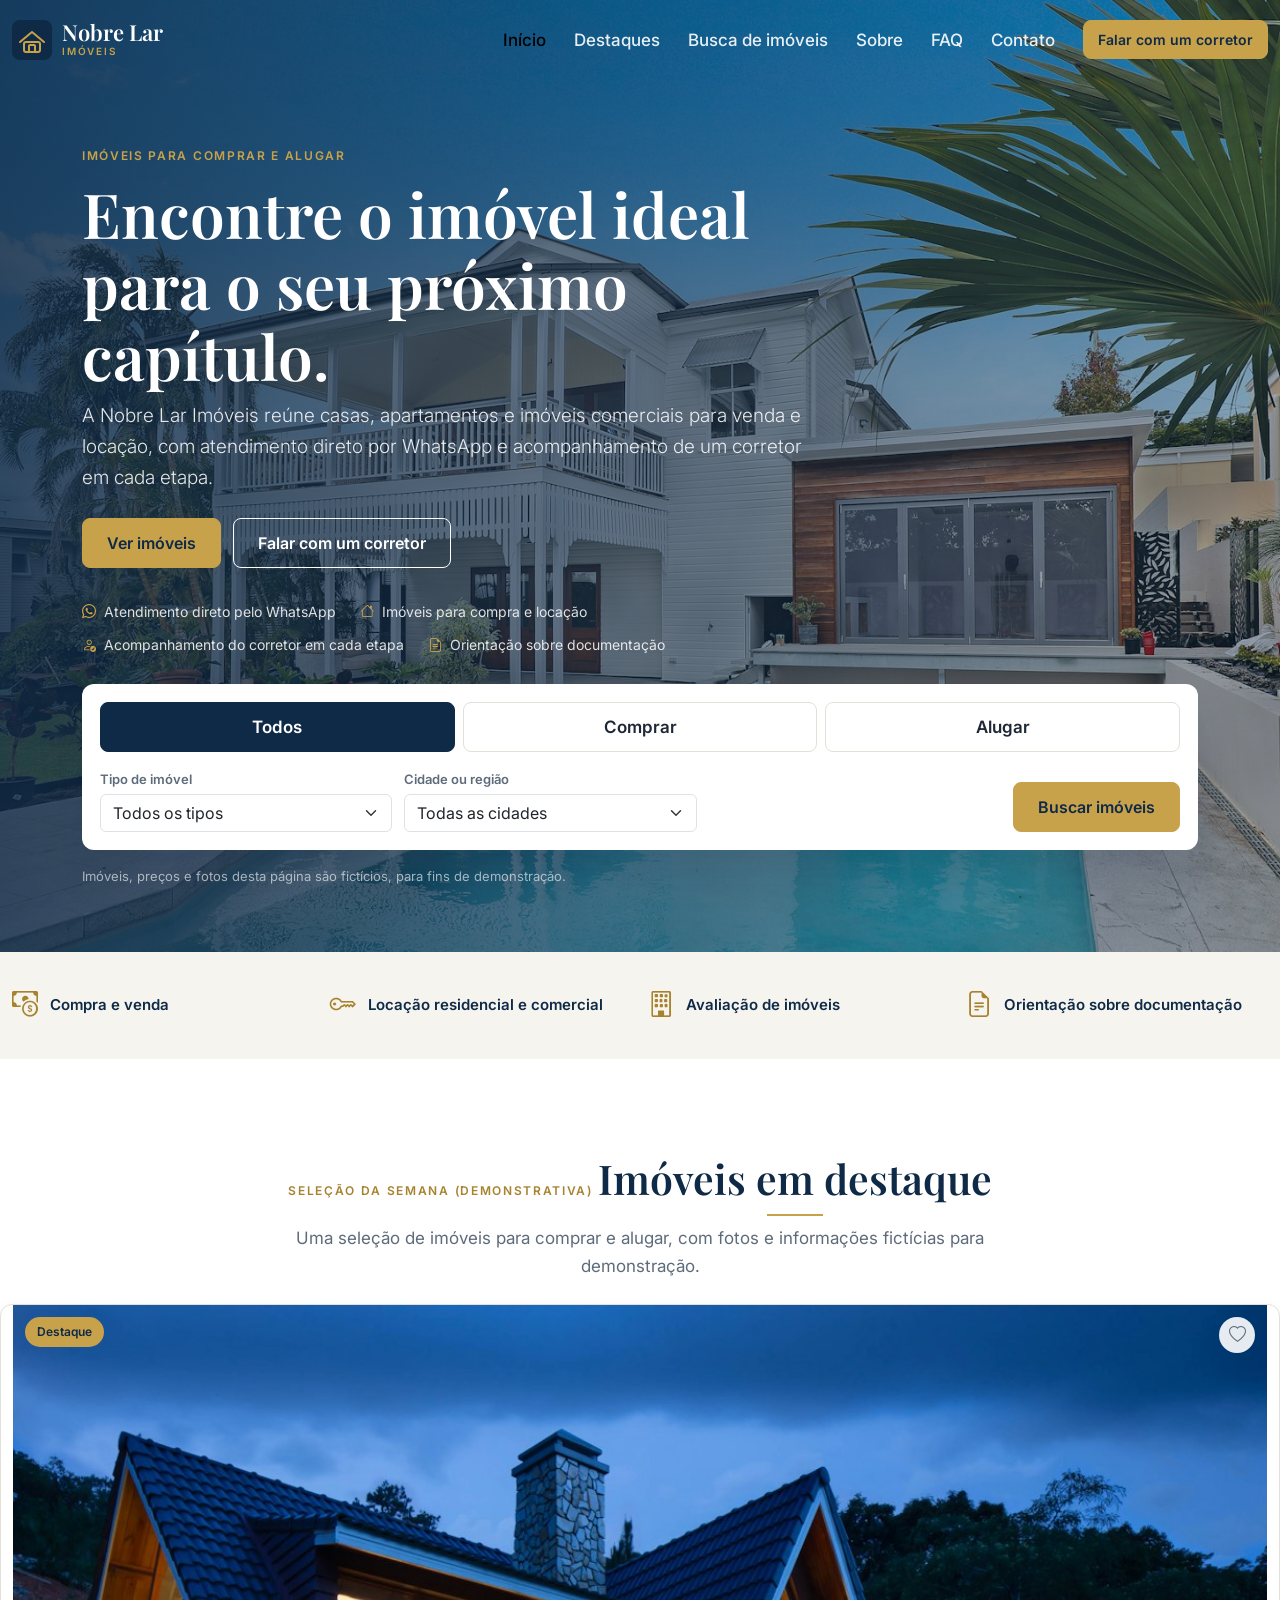
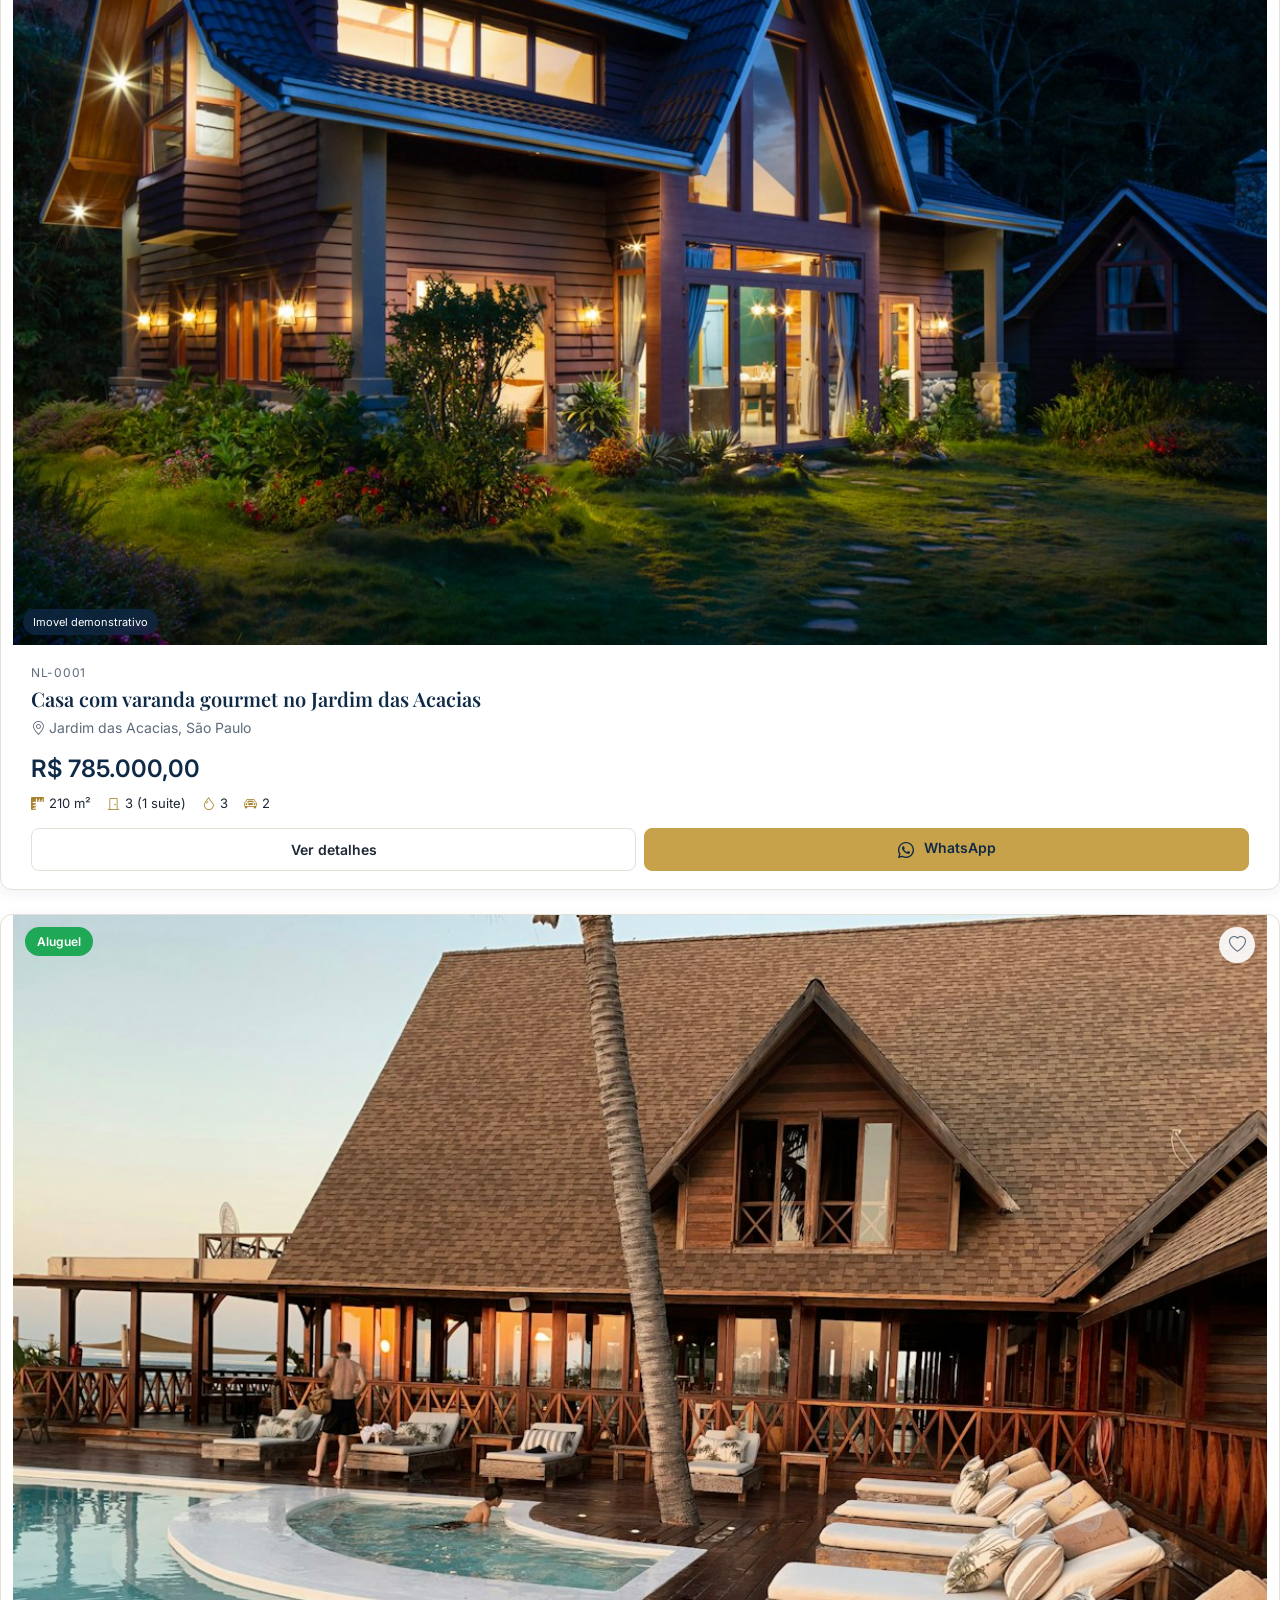
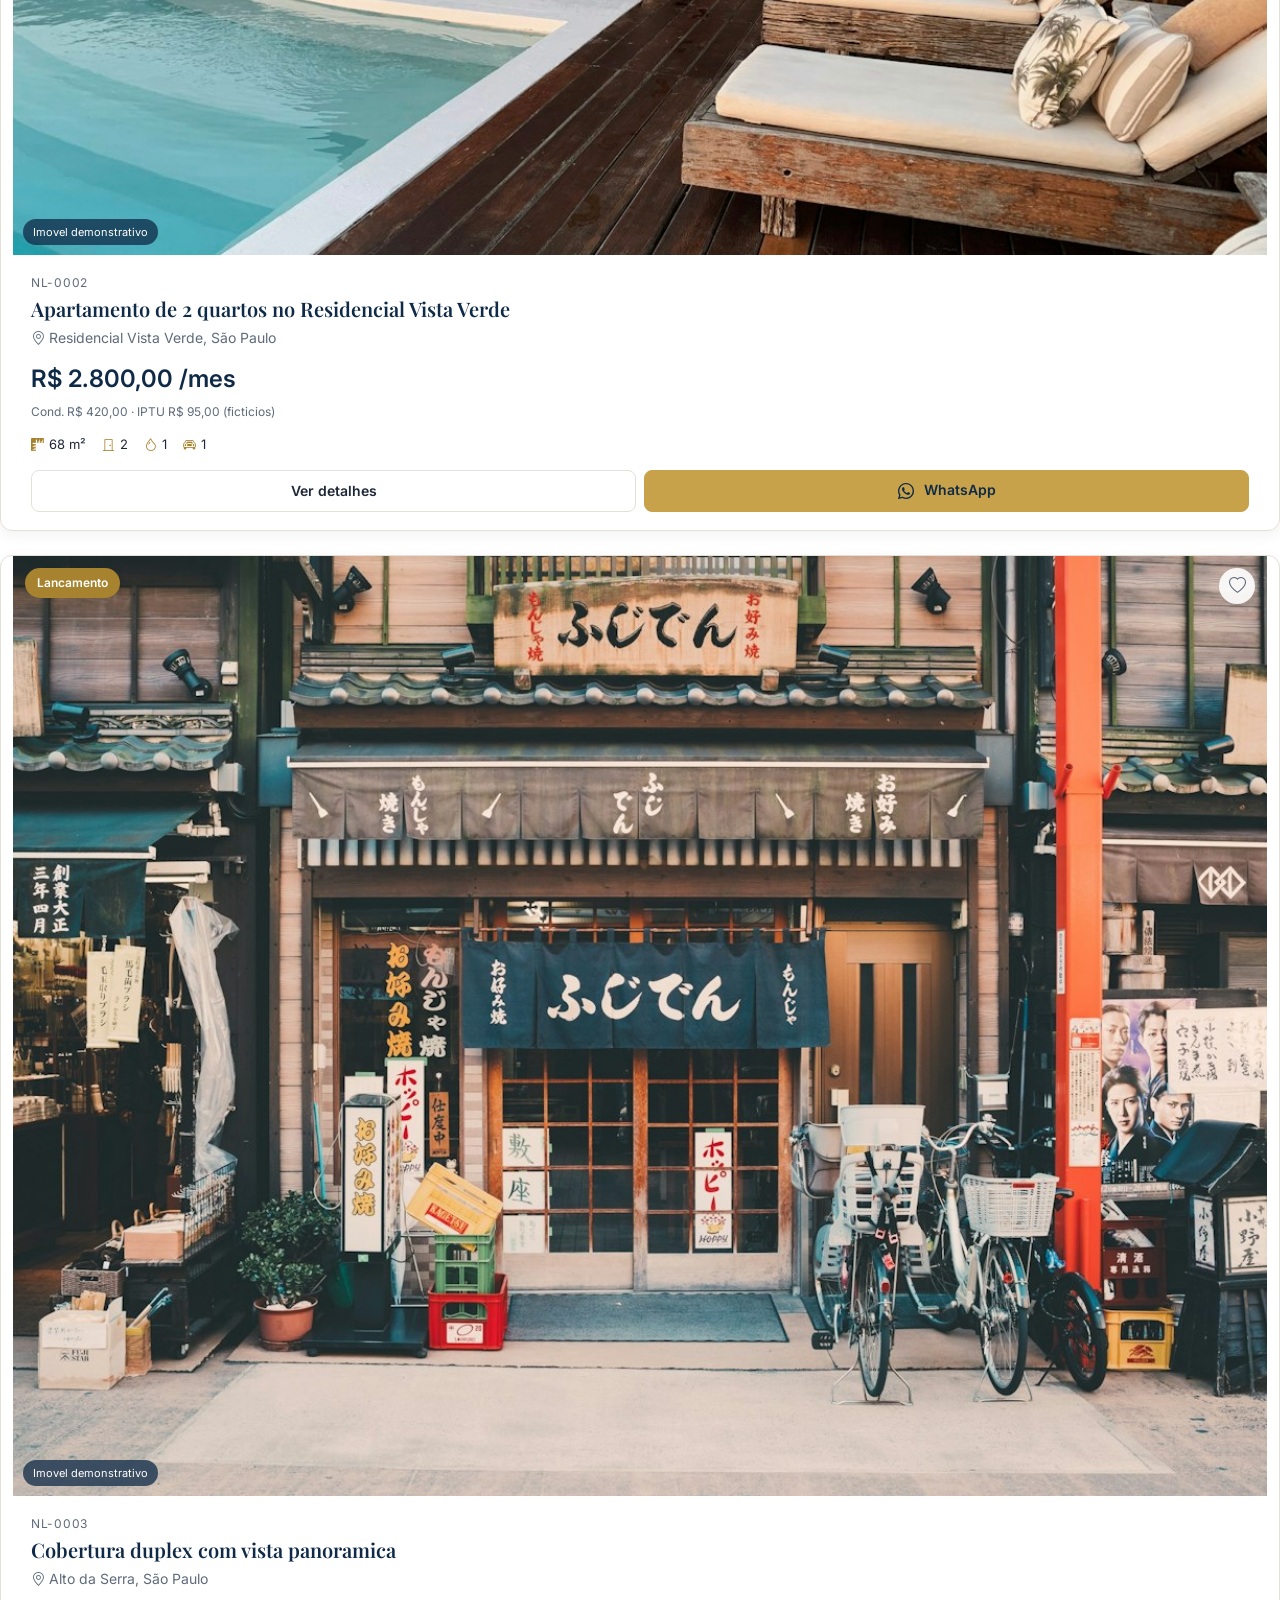
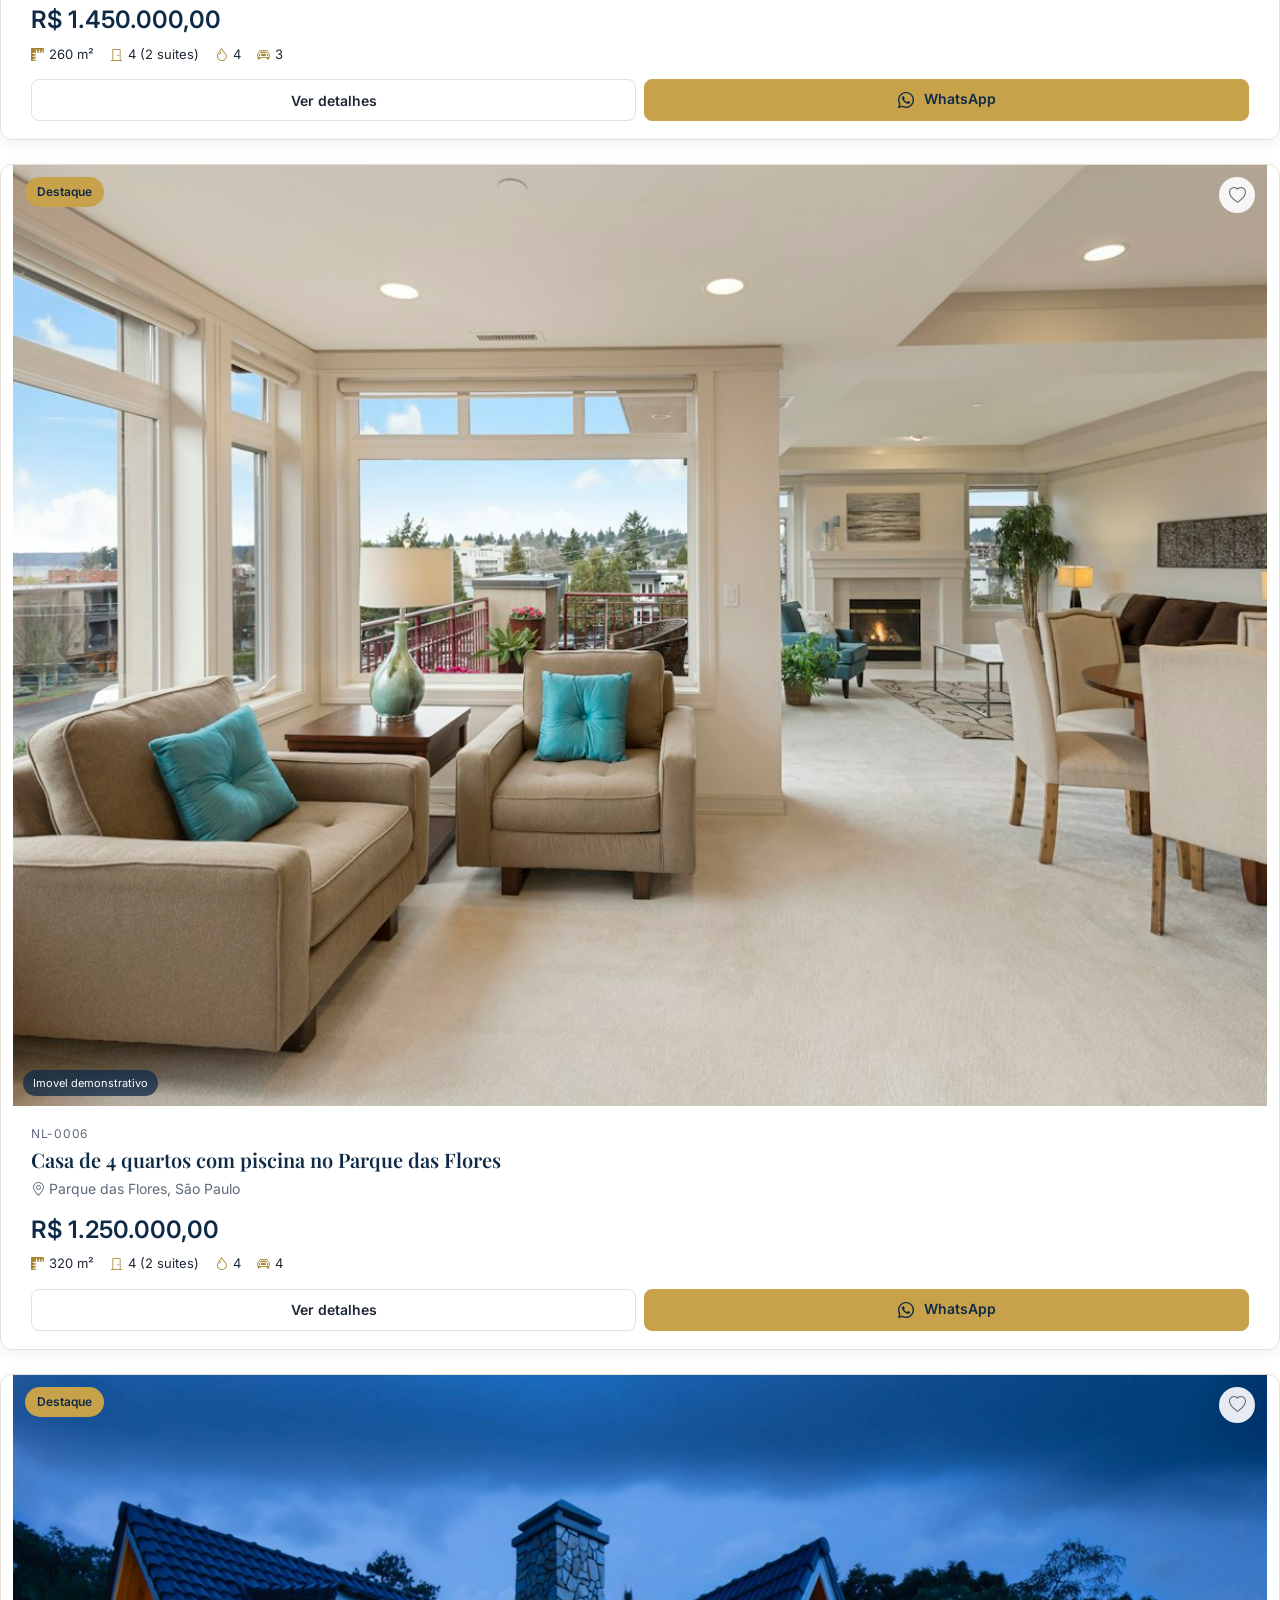
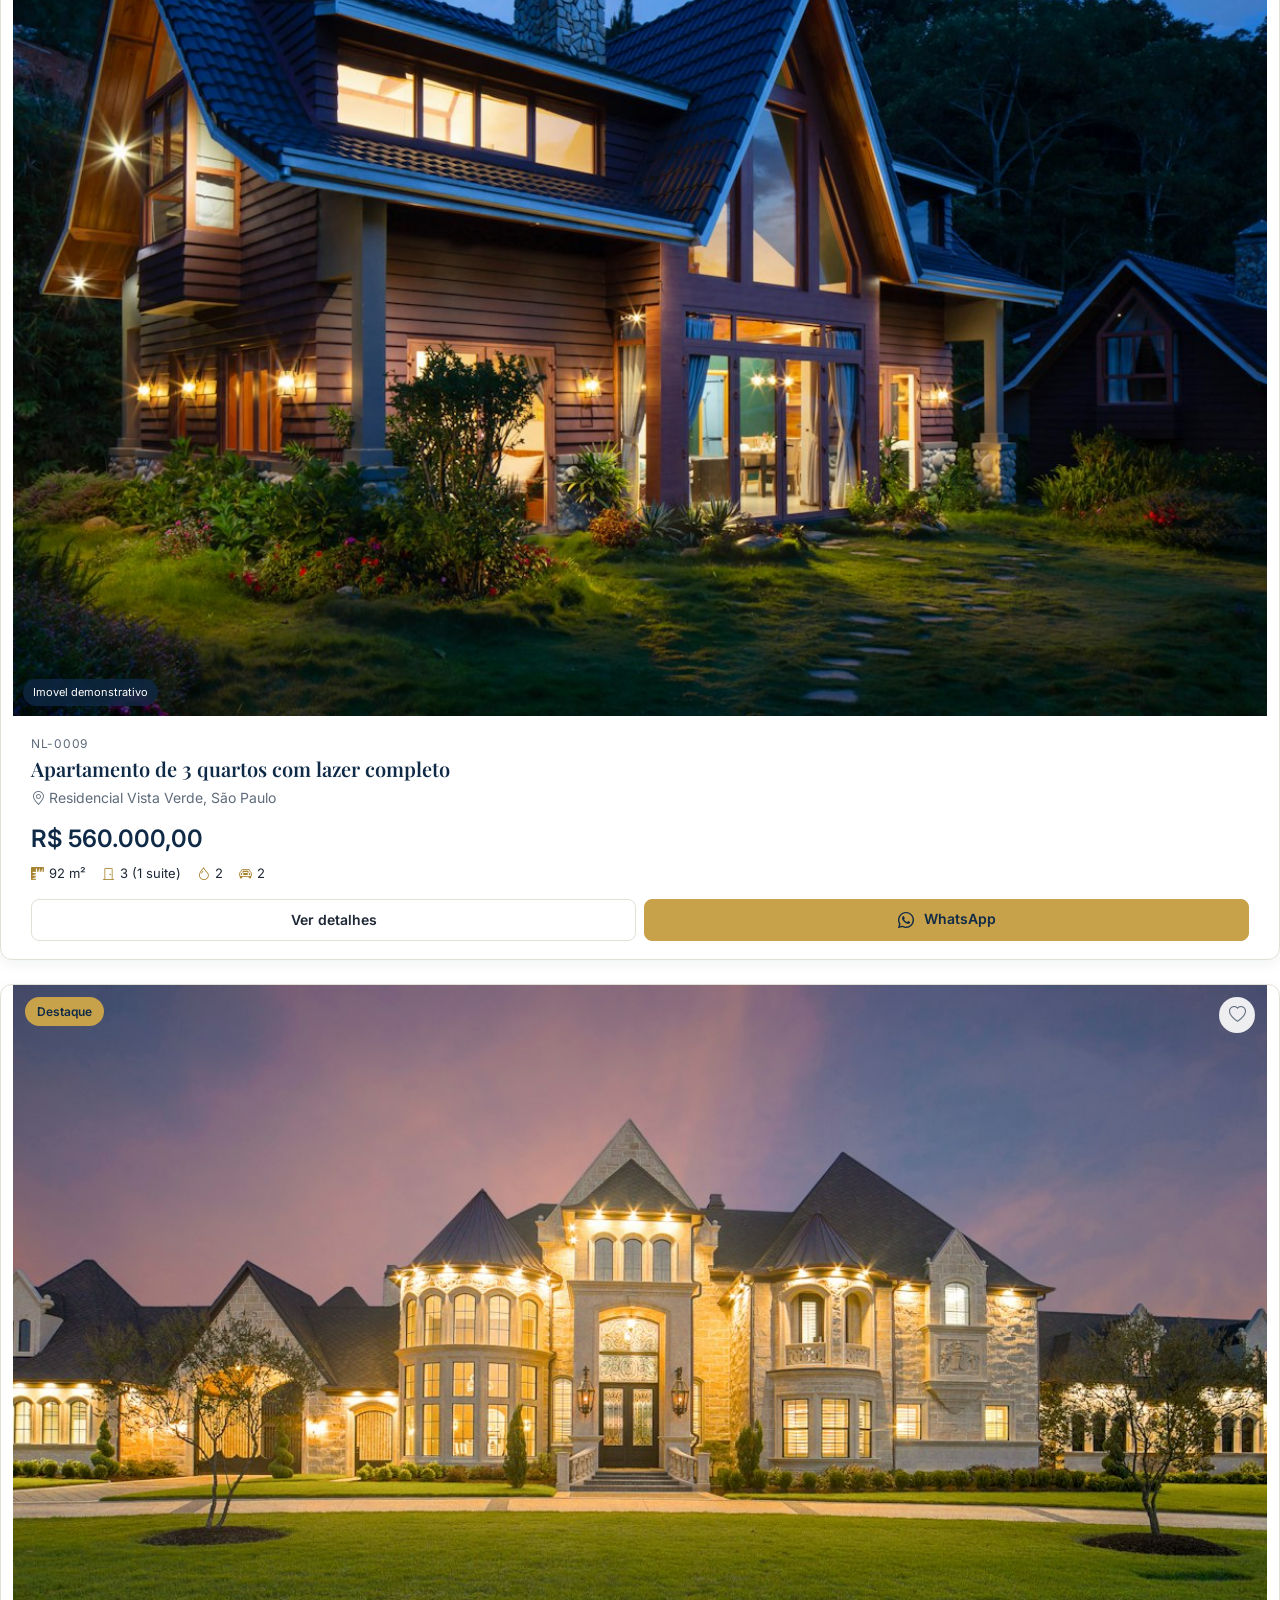
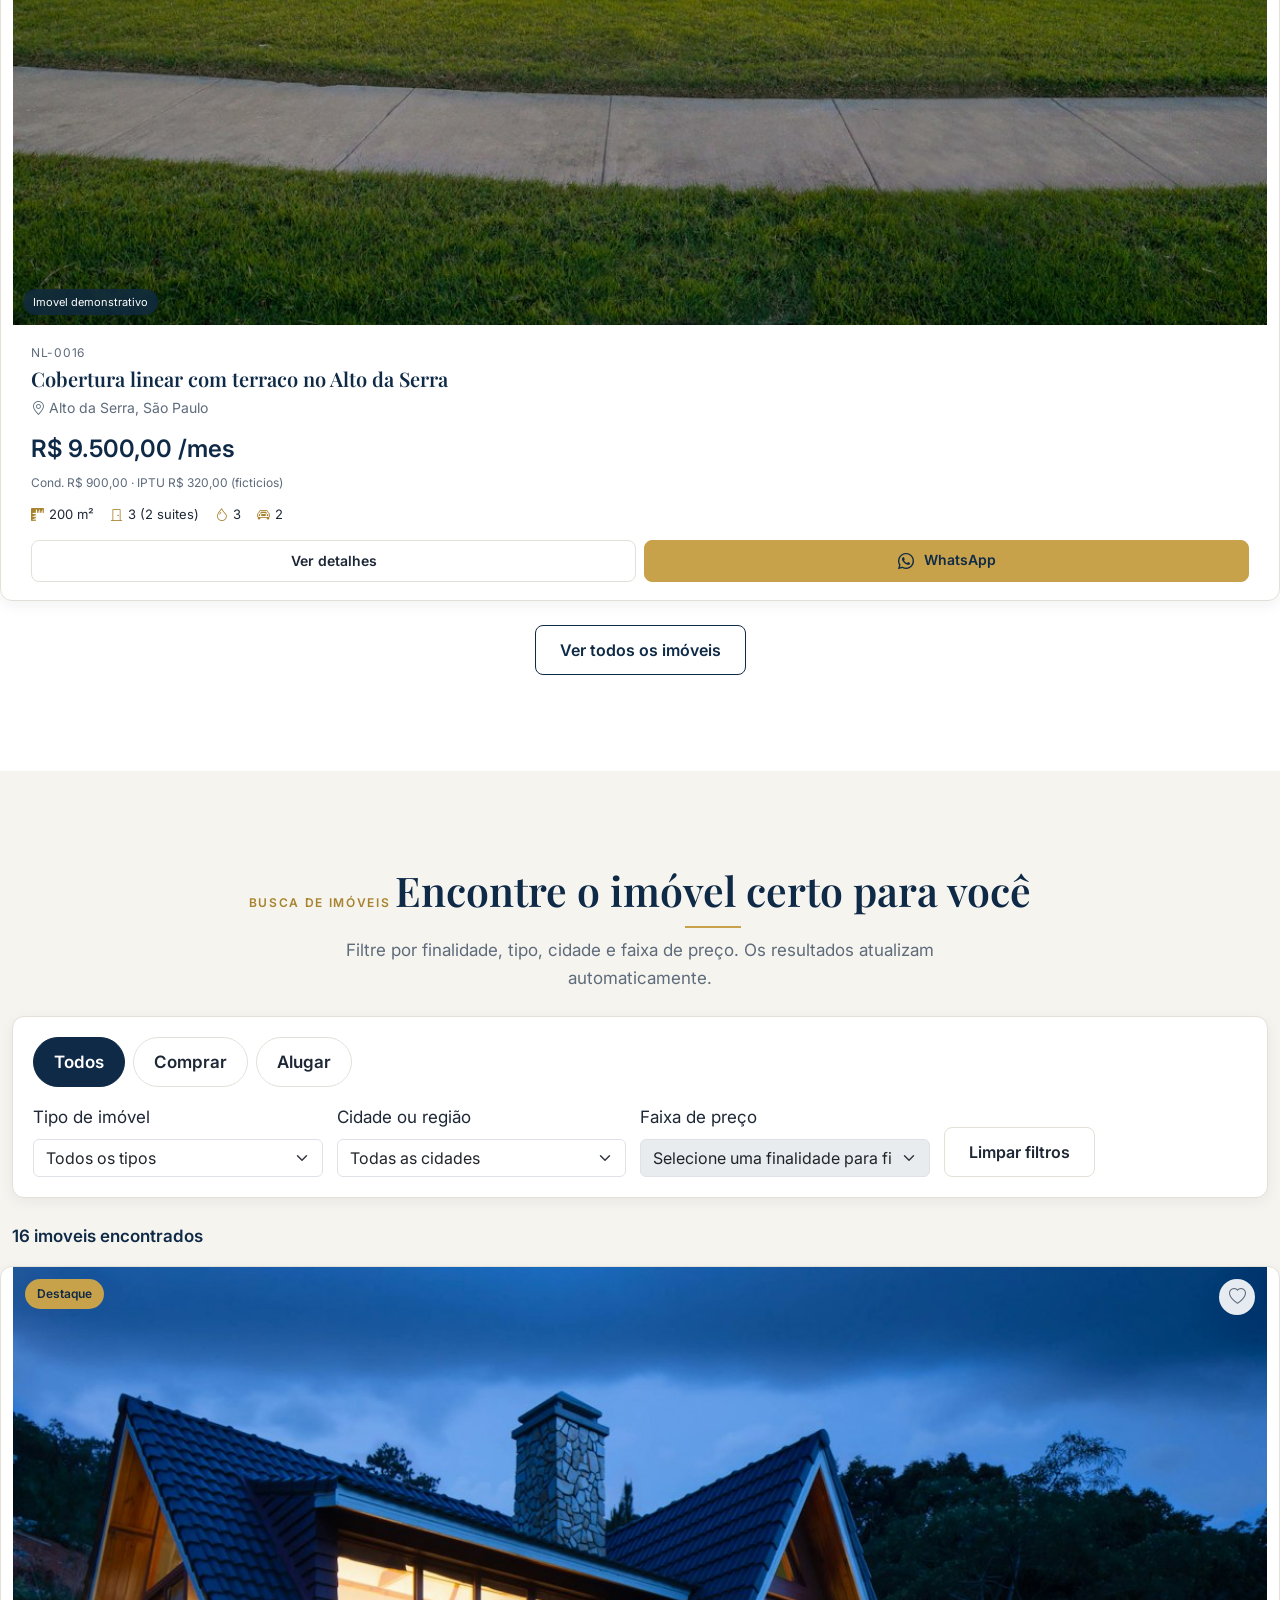
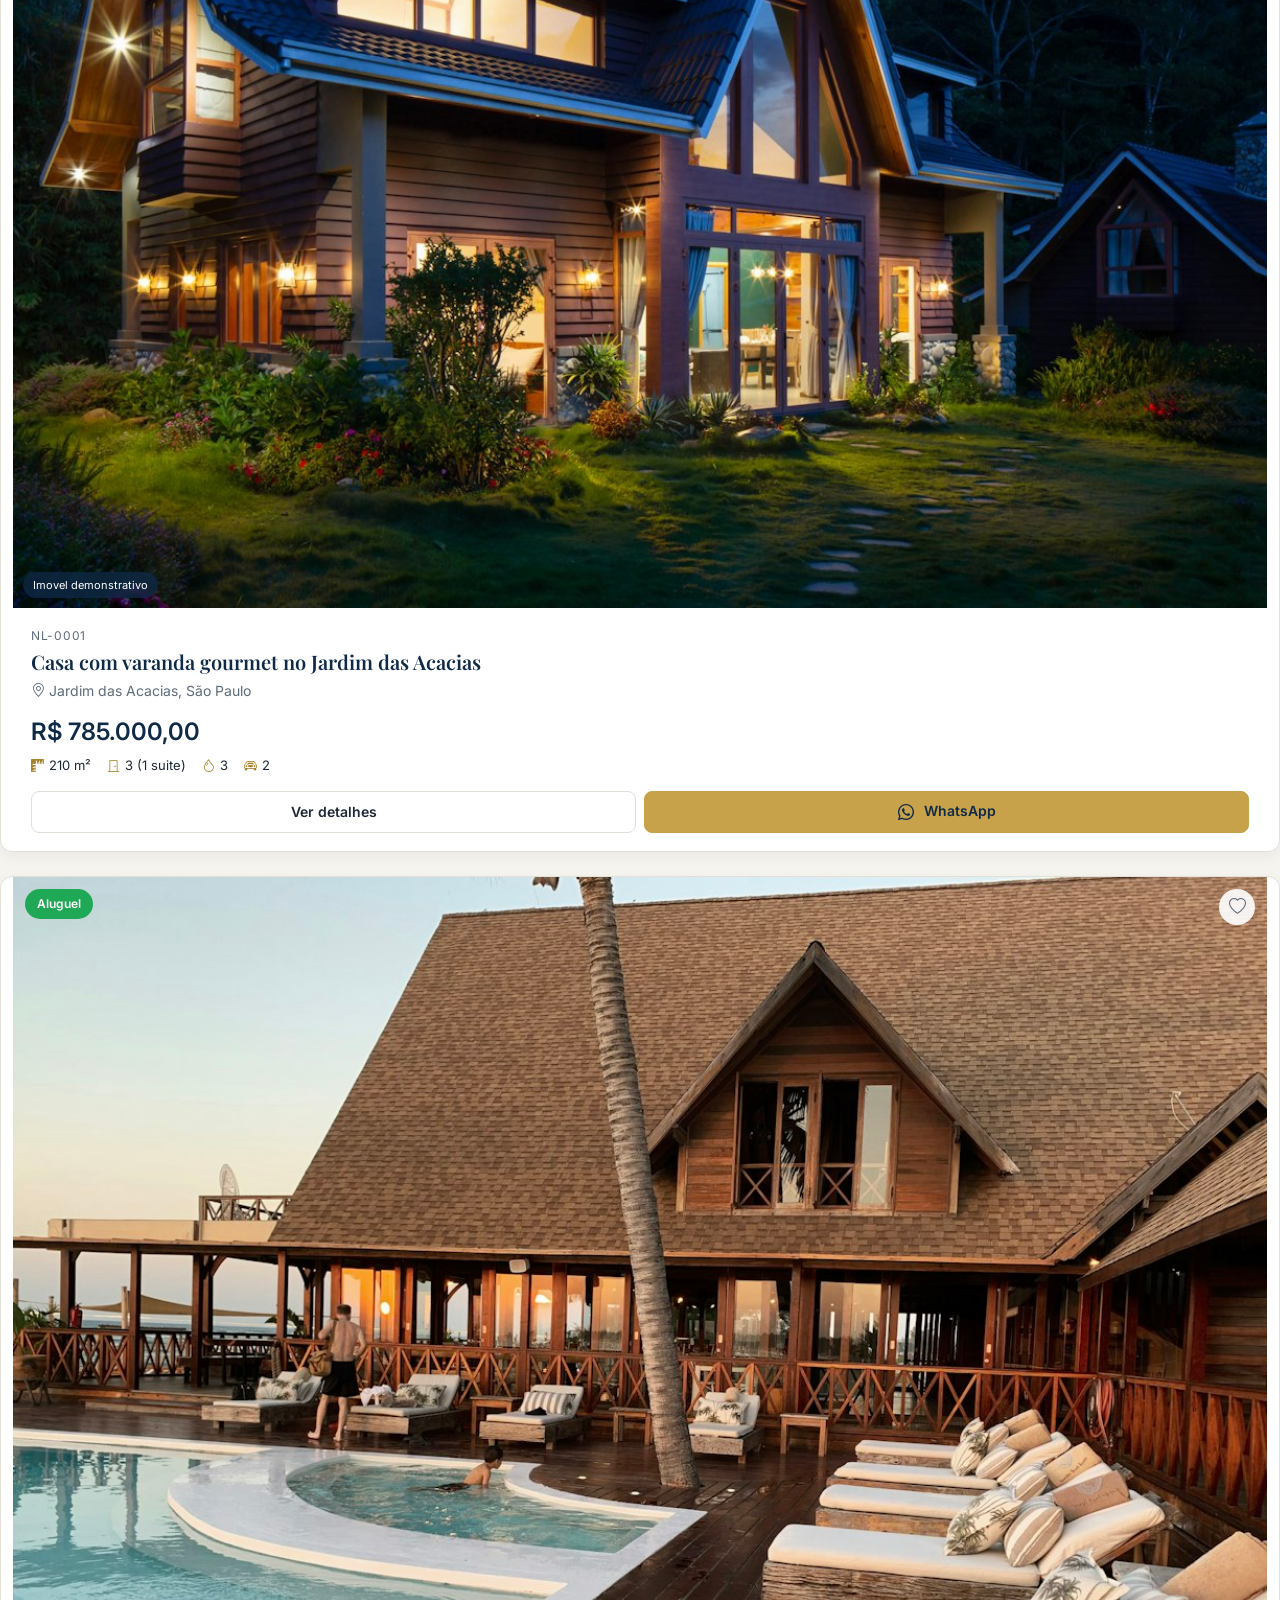
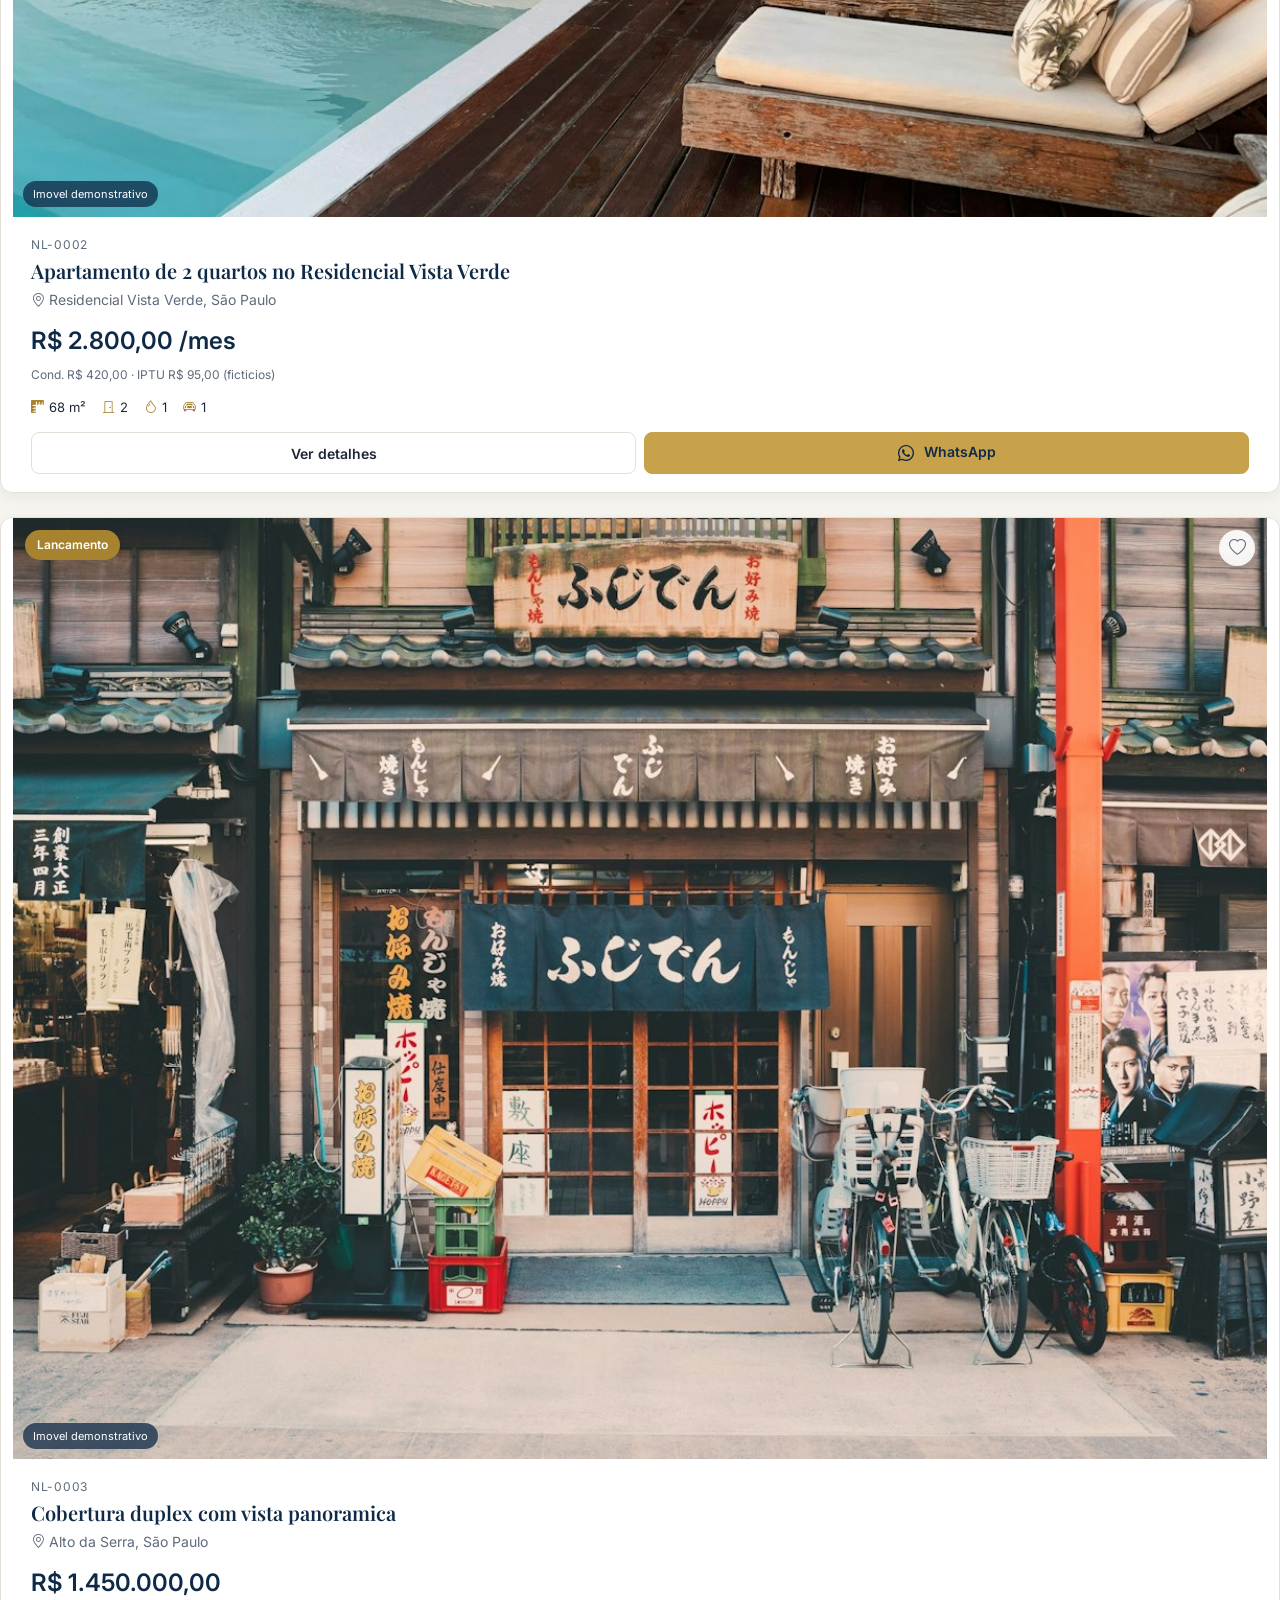
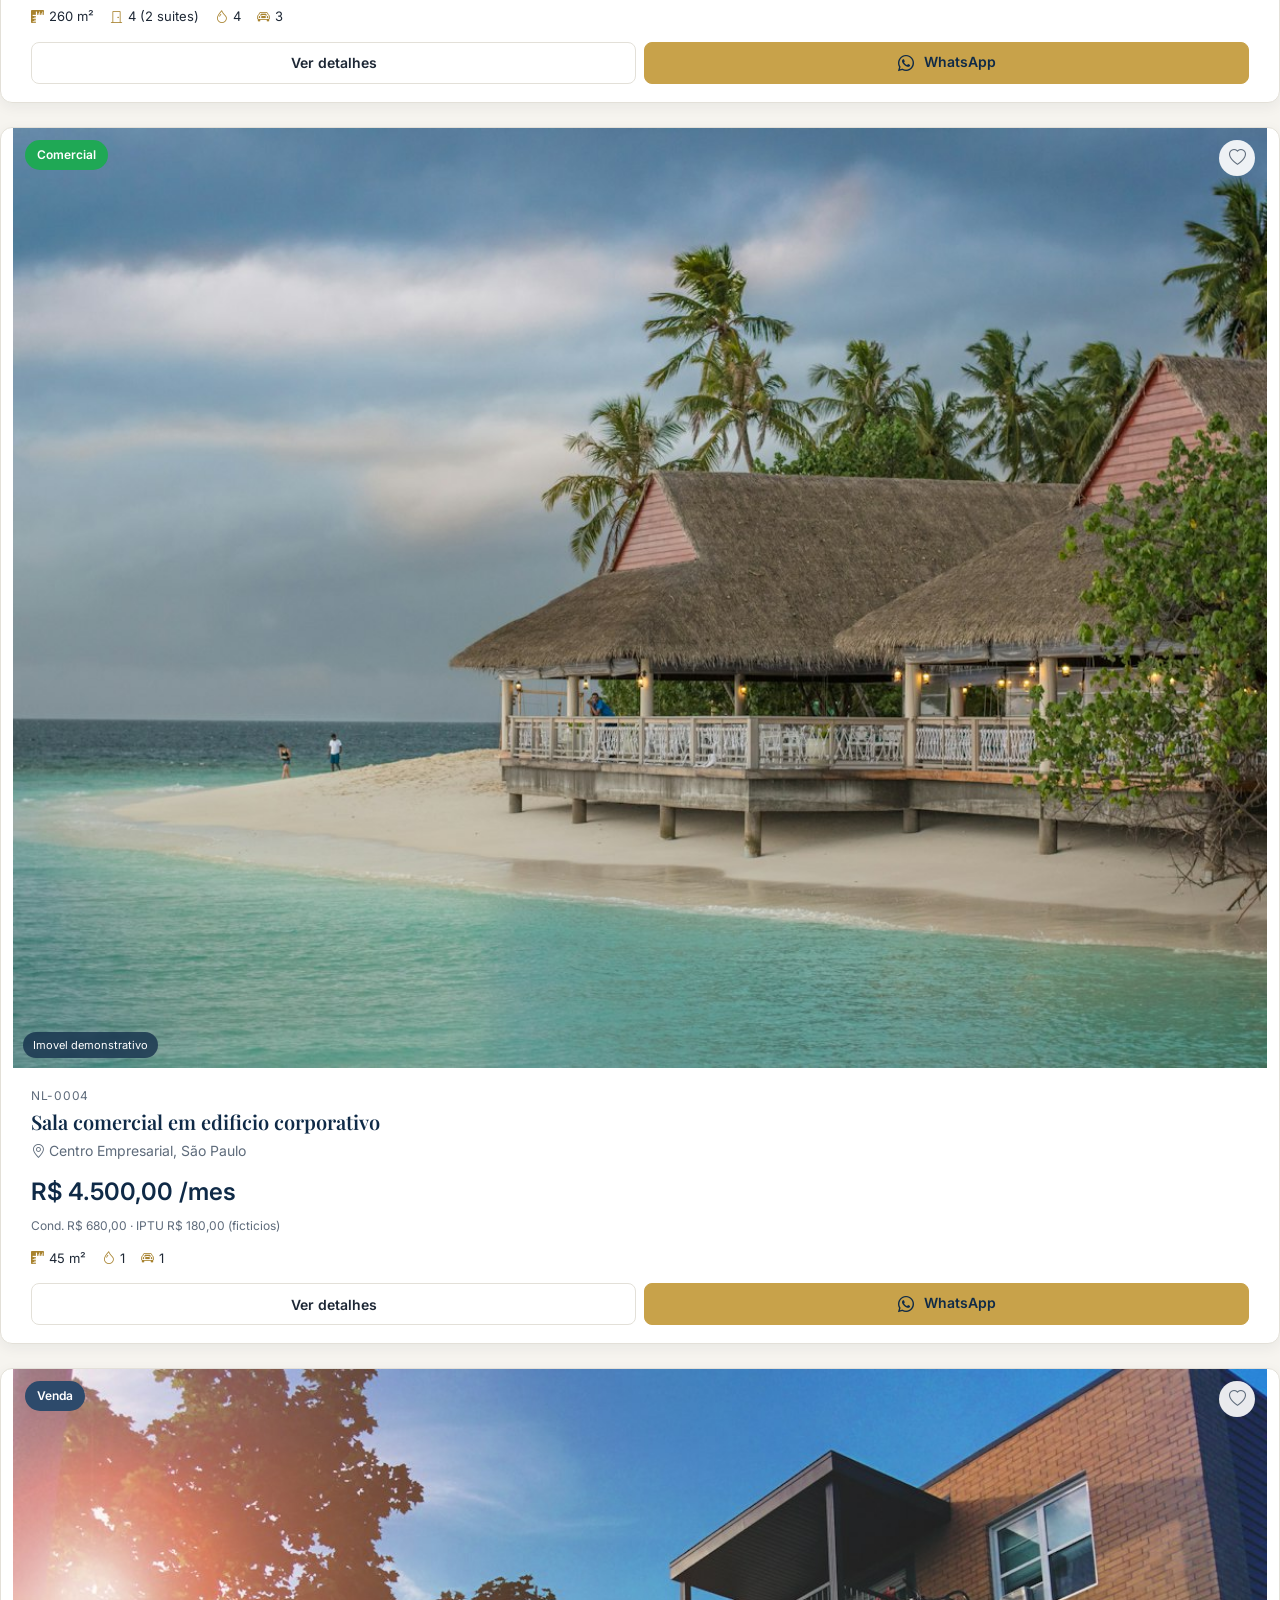
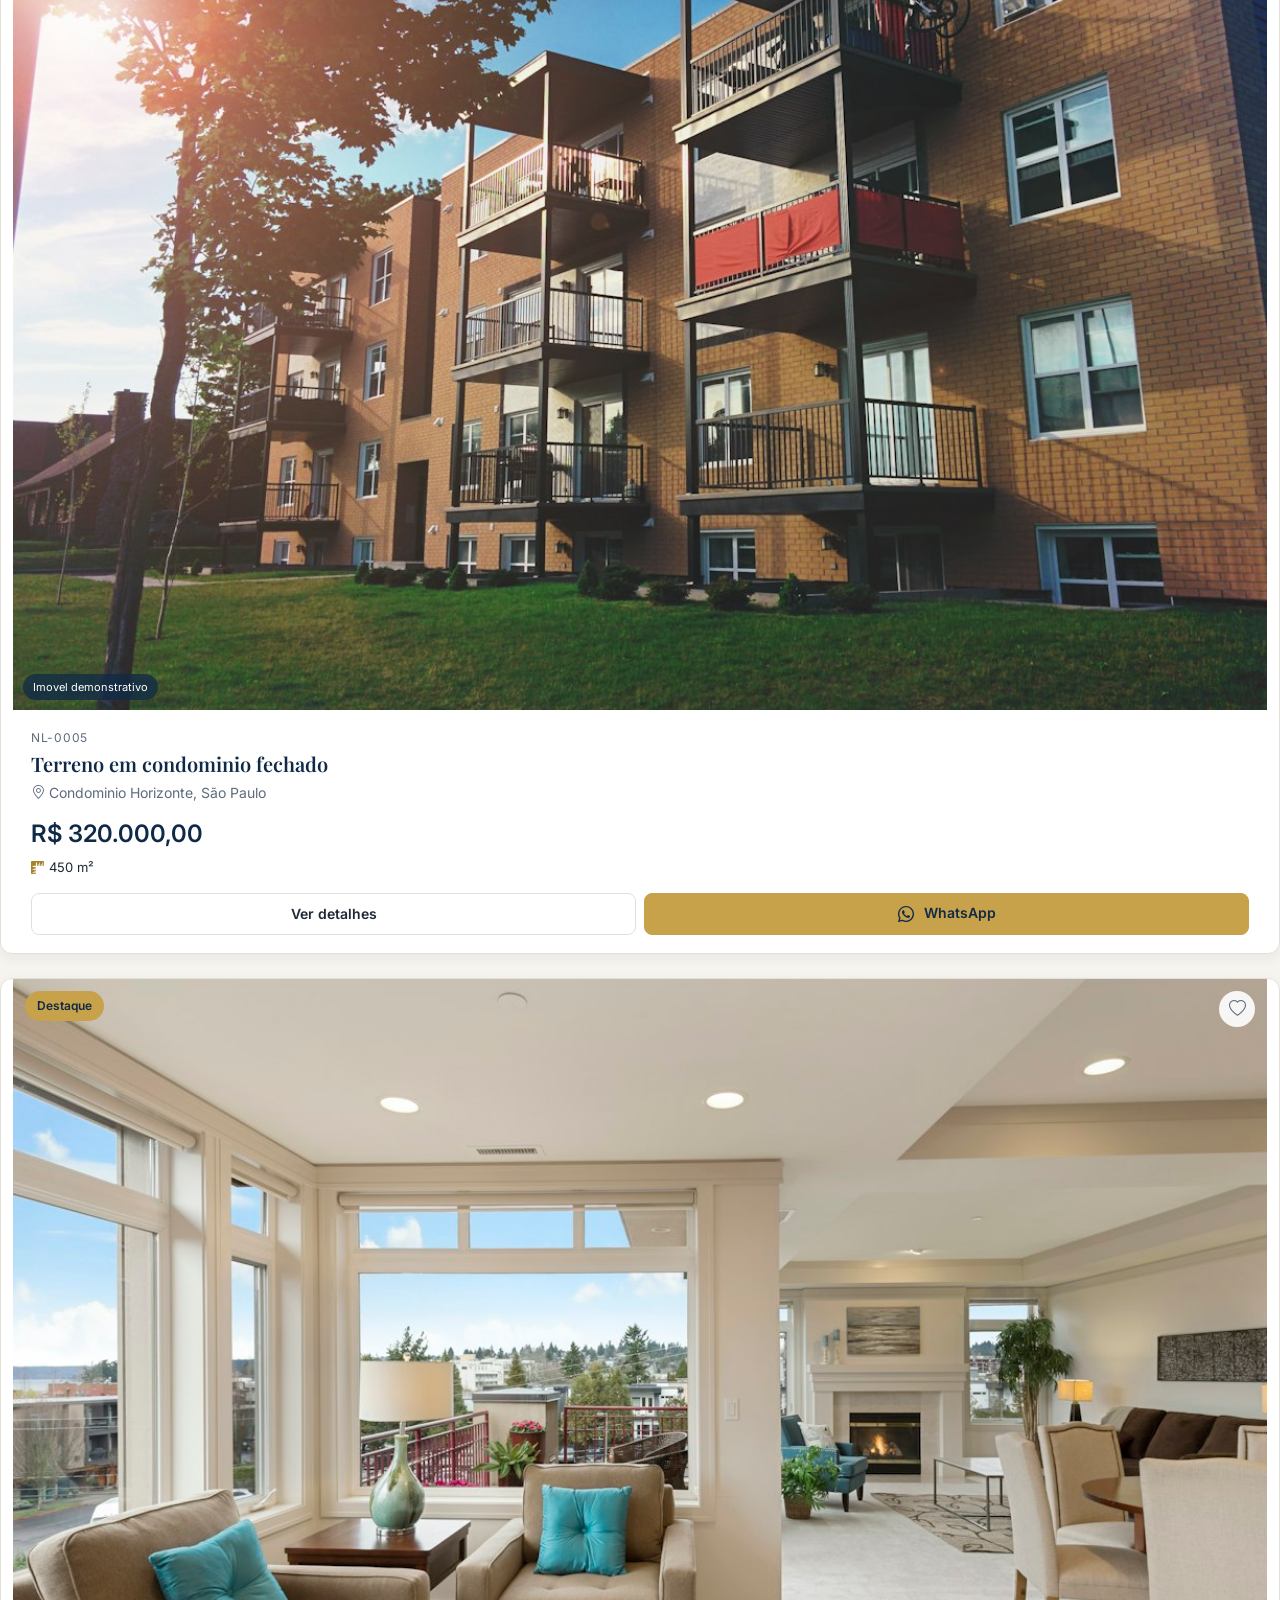
<file: index.html>
﻿<!DOCTYPE html>
<html lang="pt-BR">
<head>
  <meta charset="UTF-8">
  <meta name="viewport" content="width=device-width, initial-scale=1.0">
  <title>Nobre Lar Imóveis | Imóveis para Comprar e Alugar</title>
  <meta name="description" content="A Nobre Lar Imóveis reúne casas, apartamentos e imóveis comerciais para venda e locação, com atendimento direto por WhatsApp e acompanhamento de um corretor.">
  <link rel="canonical" href="https://www.seudominio.com.br/">
  <meta property="og:title" content="Nobre Lar Imóveis | Imóveis para Comprar e Alugar">
  <meta property="og:description" content="Casas, apartamentos e imóveis comerciais para venda e locação, com atendimento direto por WhatsApp.">
  <meta property="og:type" content="website">
  <meta property="og:image" content="https://www.seudominio.com.br/images/hero/hero-imobiliaria.jpg">
  <meta property="og:url" content="https://www.seudominio.com.br/">
  <meta property="og:locale" content="pt_BR">
  <meta name="twitter:card" content="summary_large_image">
  <meta name="theme-color" content="#0F2A47">
  <link rel="icon" type="image/svg+xml" href="favicon/favicon.svg">
  <link rel="preconnect" href="https://fonts.googleapis.com">
  <link rel="preconnect" href="https://fonts.gstatic.com" crossorigin>
  <link href="https://fonts.googleapis.com/css2?family=Playfair+Display:wght@500;600&family=Inter:wght@400;500;600&display=swap" rel="stylesheet">
  <link href="https://cdn.jsdelivr.net/npm/bootstrap@5.3.3/dist/css/bootstrap.min.css" rel="stylesheet">
  <link href="https://cdn.jsdelivr.net/npm/bootstrap-icons@1.11.3/font/bootstrap-icons.min.css" rel="stylesheet">
  <link rel="stylesheet" href="css/style.css">
</head>
<body>
  <a class="skip-link" href="#conteudo">Pular para o conteúdo</a>
  <header class="site-header">
    <nav class="navbar navbar-expand-lg" aria-label="Navegação principal">
      <div class="container-xl">
        <a class="brand" href="#inicio">
          <svg class="brand-mark" viewBox="0 0 40 40" aria-hidden="true"><rect width="40" height="40" rx="8" fill="#0F2A47"/><g fill="none" stroke="#C8A24A" stroke-width="2" stroke-linecap="round" stroke-linejoin="round"><path d="M8 22 L20 12 L32 22"/><rect x="12" y="22" width="16" height="10" rx="2"/><rect x="17" y="25" width="6" height="7" rx="1"/></g></svg>
          <div>
            <div class="brand-name">Nobre Lar</div>
            <div class="brand-sub">IMÓVEIS</div>
          </div>
        </a>
        <button class="navbar-toggler" type="button" data-bs-toggle="collapse" data-bs-target="#mainNav" aria-controls="mainNav" aria-expanded="false" aria-label="Abrir menu">
          <span class="navbar-toggler-icon"></span>
        </button>
        <div class="collapse navbar-collapse" id="mainNav">
          <ul class="navbar-nav ms-auto align-items-lg-center gap-lg-1">
            <li class="nav-item"><a class="nav-link" href="#inicio">Início</a></li>
            <li class="nav-item"><a class="nav-link" href="#destaques">Destaques</a></li>
            <li class="nav-item"><a class="nav-link" href="#imoveis">Busca de imóveis</a></li>
            <li class="nav-item"><a class="nav-link" href="#sobre">Sobre</a></li>
            <li class="nav-item"><a class="nav-link" href="#faq">FAQ</a></li>
            <li class="nav-item"><a class="nav-link" href="#contato">Contato</a></li>
          </ul>
          <a class="btn btn-gold btn-sm ms-lg-3 header-cta" data-wa="geral" href="https://wa.me/5500999999999?text=Ol%C3%A1!+Gostaria+de+falar+com+um+corretor.">Falar com um corretor</a>
        </div>
      </div>
    </nav>
  </header>
  <main id="conteudo">
  <section id="inicio" class="hero" style="background-image: url('images/hero/hero-imobiliaria.jpg');">
    <div class="container">
      <div class="hero-content reveal">
        <span class="eyebrow light">IMÓVEIS PARA COMPRAR E ALUGAR</span>
        <h1>Encontre o imóvel ideal para o seu próximo capítulo.</h1>
        <p class="lead">A Nobre Lar Imóveis reúne casas, apartamentos e imóveis comerciais para venda e locação, com atendimento direto por WhatsApp e acompanhamento de um corretor em cada etapa.</p>
        <div class="hero-ctas">
          <a href="#imoveis" class="btn btn-gold">Ver imóveis</a>
          <a class="btn btn-outline-light" data-wa="geral" href="https://wa.me/5500999999999?text=Ol%C3%A1!+Gostaria+de+falar+com+um+corretor.">Falar com um corretor</a>
        </div>
        <ul class="trust-list">
          <li><i class="bi bi-whatsapp"></i> Atendimento direto pelo WhatsApp</li>
          <li><i class="bi bi-house"></i> Imóveis para compra e locação</li>
          <li><i class="bi bi-person-check"></i> Acompanhamento do corretor em cada etapa</li>
          <li><i class="bi bi-file-earmark-text"></i> Orientação sobre documentação</li>
        </ul>
      </div>
      <div class="quick-search reveal">
        <div class="qs-tabs">
          <button class="qs-tab active" data-value="todos" type="button">Todos</button>
          <button class="qs-tab" data-value="venda" type="button">Comprar</button>
          <button class="qs-tab" data-value="aluguel" type="button">Alugar</button>
        </div>
        <div class="qs-grid">
          <div>
            <label class="form-label" for="qs-tipo">Tipo de imóvel</label>
            <select id="qs-tipo" class="form-select"></select>
          </div>
          <div>
            <label class="form-label" for="qs-cidade">Cidade ou região</label>
            <select id="qs-cidade" class="form-select"></select>
          </div>
          <div class="d-none d-lg-block"></div>
          <div>
            <button type="button" id="qs-btn" class="btn btn-gold w-100">Buscar imóveis</button>
          </div>
        </div>
      </div>
      <p class="mt-3" style="color:rgba(255,255,255,0.6);font-size:13px;">Imóveis, preços e fotos desta página são fictícios, para fins de demonstração.</p>
    </div>
  </section>
  <section class="support-strip">
    <div class="container-xl">
      <div class="row g-3">
        <div class="col-6 col-md-3"><div class="support-item"><i class="bi bi-cash-coin"></i><span>Compra e venda</span></div></div>
        <div class="col-6 col-md-3"><div class="support-item"><i class="bi bi-key"></i><span>Locação residencial e comercial</span></div></div>
        <div class="col-6 col-md-3"><div class="support-item"><i class="bi bi-building"></i><span>Avaliação de imóveis</span></div></div>
        <div class="col-6 col-md-3"><div class="support-item"><i class="bi bi-file-earmark-text"></i><span>Orientação sobre documentação</span></div></div>
      </div>
    </div>
  </section>
  <!-- DESTAQUES -->
  <section id="destaques" class="section">
    <div class="container-xl">
      <div class="text-center mb-4">
        <span class="eyebrow">SELEÇÃO DA SEMANA (DEMONSTRATIVA)</span>
        <h2 class="section-title center">Imóveis em destaque</h2>
        <p class="section-subtitle mx-auto">Uma seleção de imóveis para comprar e alugar, com fotos e informações fictícias para demonstração.</p>
      </div>
      <div class="row g-4" id="destaques-grid"></div>
      <div class="text-center mt-4">
        <a href="#imoveis" class="btn btn-outline-navy">Ver todos os imóveis</a>
      </div>
    </div>
  </section>

  <!-- FILTROS + LISTAGEM -->
  <section id="imoveis" class="section surface">
    <div class="container-xl">
      <div class="text-center mb-4">
        <span class="eyebrow">BUSCA DE IMÓVEIS</span>
        <h2 class="section-title center">Encontre o imóvel certo para você</h2>
        <p class="section-subtitle mx-auto">Filtre por finalidade, tipo, cidade e faixa de preço. Os resultados atualizam automaticamente.</p>
      </div>
      <div class="filter-bar">
        <div class="purpose-tabs" role="radiogroup" aria-label="Finalidade">
          <button class="purpose-tab active" data-value="todos" type="button">Todos</button>
          <button class="purpose-tab" data-value="venda" type="button">Comprar</button>
          <button class="purpose-tab" data-value="aluguel" type="button">Alugar</button>
        </div>
        <div class="filter-grid">
          <div>
            <label class="form-label" for="filter-tipo">Tipo de imóvel</label>
            <select id="filter-tipo" class="form-select"></select>
          </div>
          <div>
            <label class="form-label" for="filter-cidade">Cidade ou região</label>
            <select id="filter-cidade" class="form-select"></select>
          </div>
          <div>
            <label class="form-label" for="filter-preco">Faixa de preço</label>
            <select id="filter-preco" class="form-select"></select>
          </div>
          <div class="filter-actions">
            <button type="button" id="clear-filters" class="btn btn-ghost">Limpar filtros</button>
          </div>
        </div>
      </div>
      <div class="results-head">
        <div class="results-count" id="results-count" aria-live="polite">0 imóveis encontrados</div>
      </div>
      <div class="row g-4" id="property-grid"></div>
      <div id="empty-state" class="empty-state d-none mt-4">
        <i class="bi bi-search"></i>
        <h3 class="mt-3">Nenhum imóvel encontrado com esses filtros</h3>
        <p class="text-muted">Tente ajustar os filtros ou fale com um corretor.</p>
        <div class="d-flex gap-2 justify-content-center flex-wrap mt-3">
          <button type="button" class="btn btn-ghost" onclick="clearFilters()">Limpar filtros</button>
          <a id="empty-wa" class="btn btn-whatsapp" href="https://wa.me/5500999999999?text=Ol%C3%A1!+N%C3%A3o+encontrei+o+im%C3%B3vel+que+procuro+no+site+e+gostaria+de+ajuda." target="_blank" rel="noopener noreferrer"><i class="bi bi-whatsapp"></i> Pedir ajuda a um corretor</a>
        </div>
      </div>
      <p class="text-muted small mt-4">Imóveis, preços e condições fictícios, apenas para demonstração.</p>
    </div>
  </section>

  <!-- ANUNCIE -->
  <section id="anuncie" class="section anuncie">
    <div class="container-xl">
      <div class="row g-4 align-items-center">
        <div class="col-lg-6">
          <span class="eyebrow light">PARA PROPRIETARIOS</span>
          <h2>Quer vender ou alugar o seu imóvel?</h2>
          <p>A Nobre Lar orienta sobre documentação, avaliação e divulgação do seu imóvel, com atendimento próximo e informação clara em cada etapa. Sem promessas de prazos ou valores.</p>
          <a class="btn btn-gold mt-3" data-wa="anunciar" href="https://wa.me/5500999999999?text=Ol%C3%A1!+Gostaria+de+anunciar+meu+im%C3%B3vel+com+a+Nobre+Lar.">Anunciar meu imóvel</a>
        </div>
        <div class="col-lg-6">
          <div class="row g-3">
            <div class="col-md-4"><div class="step-card"><div class="n">01</div><h4>Conte sobre o imóvel</h4><p class="small mb-0">Características, localização e condições.</p></div></div>
            <div class="col-md-4"><div class="step-card"><div class="n">02</div><h4>Avaliação com um corretor</h4><p class="small mb-0">Análise do mercado e orientação.</p></div></div>
            <div class="col-md-4"><div class="step-card"><div class="n">03</div><h4>Divulgação e atendimento</h4><p class="small mb-0">Atendimento aos interessados.</p></div></div>
          </div>
        </div>
      </div>
    </div>
  </section>
  <!-- SOBRE -->
  <section id="sobre" class="section">
    <div class="container-xl">
      <div class="row g-5 align-items-center">
        <div class="col-lg-5">
          <div class="about-img-wrap">
            <img src="images/about/sobre.jpg" alt="Equipe de atendimento da imobiliária (demonstrativo)" class="about-img w-100" width="800" height="1000" loading="lazy">
            <div class="about-frame"></div>
          </div>
        </div>
        <div class="col-lg-7">
          <span class="eyebrow">SOBRE A NOBRE LAR</span>
          <h2 class="section-title">Atendimento próximo, informação clara e imóveis selecionados</h2>
          <p>A Nobre Lar Imóveis atua com transparência e atendimento consultivo, ajudando clientes a encontrar imóveis para comprar ou alugar e proprietários a vender ou locar com segurança.</p>
          <p>O foco está na clareza das informações, no acompanhamento do cliente e na orientação sobre documentação em cada etapa da negociação.</p>
          <ul class="list-unstyled mt-3">
            <li class="mb-2"><i class="bi bi-check2 text-accent me-2"></i> Atendimento pelo WhatsApp e presencial</li>
            <li class="mb-2"><i class="bi bi-check2 text-accent me-2"></i> Orientação sobre documentação do imóvel</li>
            <li class="mb-2"><i class="bi bi-check2 text-accent me-2"></i> Acompanhamento do início ao fim</li>
            <li class="mb-2"><i class="bi bi-check2 text-accent me-2"></i> Atuação em compra, venda e locação</li>
          </ul>
          <p class="small text-muted mt-3">CRECI/UF 00000-J.</p>
          <a class="btn btn-gold mt-2" data-wa="geral" href="https://wa.me/5500999999999?text=Ol%C3%A1!+Gostaria+de+falar+com+um+corretor.">Falar com a equipe</a>
        </div>
      </div>
      <div class="mt-5">
        <div class="text-center mb-4">
          <span class="eyebrow">EQUIPE (DEMONSTRATIVA)</span>
          <h3 class="section-title center">Corretores de exemplo</h3>
          <p class="text-muted small">Perfis demonstrativos.</p>
        </div>
        <div class="row g-4">
          <div class="col-md-4">
            <div class="team-card">
              <img src="images/about/corretor-01.jpg" alt="Corretor demonstrativo 1" width="300" height="400" loading="lazy">
              <h4>Mariana Costa</h4>
              <div class="role">Corretora de imóveis</div>
              <div class="creci">CRECI/UF 00000-F</div>
              <a class="btn btn-gold btn-sm mt-2" data-wa="equipe" data-nome="Mariana Costa" href="https://wa.me/5500911111111?text=Ol%C3%A1!+Gostaria+de+falar+com+Mariana+Costa+sobre+im%C3%B3veis.">Falar com Mariana</a>
            </div>
          </div>
          <div class="col-md-4">
            <div class="team-card">
              <img src="images/about/corretor-02.jpg" alt="Corretor demonstrativo 2" width="300" height="400" loading="lazy">
              <h4>Rafael Almeida</h4>
              <div class="role">Corretor de imóveis</div>
              <div class="creci">CRECI/UF 00000-F</div>
              <a class="btn btn-gold btn-sm mt-2" data-wa="equipe" data-nome="Rafael Almeida" href="https://wa.me/5500922222222?text=Ol%C3%A1!+Gostaria+de+falar+com+Rafael+Almeida+sobre+im%C3%B3veis.">Falar com Rafael</a>
            </div>
          </div>
          <div class="col-md-4">
            <div class="team-card">
              <img src="images/about/corretor-03.jpg" alt="Corretor demonstrativo 3" width="300" height="400" loading="lazy">
              <h4>Juliana Ferreira</h4>
              <div class="role">Corretora de imóveis</div>
              <div class="creci">CRECI/UF 00000-F</div>
              <a class="btn btn-gold btn-sm mt-2" data-wa="equipe" data-nome="Juliana Ferreira" href="https://wa.me/5500933333333?text=Ol%C3%A1!+Gostaria+de+falar+com+Juliana+Ferreira+sobre+im%C3%B3veis.">Falar com Juliana</a>
            </div>
          </div>
        </div>
      </div>
    </div>
  </section>
  <!-- COMO FUNCIONA -->
  <section id="como-funciona" class="section surface">
    <div class="container-xl">
      <div class="text-center mb-4">
        <span class="eyebrow">COMO FUNCIONA</span>
        <h2 class="section-title center">Um caminho claro para cada objetivo</h2>
      </div>
      <ul class="nav how-tabs justify-content-center" id="howTabs" role="tablist">
        <li class="nav-item"><a class="nav-link active" href="#pane-comprar" data-bs-target="#pane-comprar" role="tab">Quero comprar</a></li>
        <li class="nav-item"><a class="nav-link" href="#pane-alugar" data-bs-target="#pane-alugar" role="tab">Quero alugar</a></li>
        <li class="nav-item"><a class="nav-link" href="#pane-anunciar" data-bs-target="#pane-anunciar" role="tab">Quero anunciar</a></li>
      </ul>
      <div class="mt-4">
        <div class="how-pane" id="pane-comprar">
          <div class="how-step"><div class="num">1</div><div><strong>Escolha o imóvel</strong><br><span class="text-muted">Navegue e filtre as opções.</span></div></div>
          <div class="how-step"><div class="num">2</div><div><strong>Converse com um corretor</strong><br><span class="text-muted">Tire dúvidas pelo WhatsApp.</span></div></div>
          <div class="how-step"><div class="num">3</div><div><strong>Visita e análise da documentação</strong><br><span class="text-muted">Agende visita e revise documentos.</span></div></div>
          <div class="how-step"><div class="num">4</div><div><strong>Negociação e fechamento orientado</strong><br><span class="text-muted">Acompanhamento até a conclusão.</span></div></div>
        </div>
        <div class="how-pane d-none" id="pane-alugar">
          <div class="how-step"><div class="num">1</div><div><strong>Escolha o imóvel</strong><br><span class="text-muted">Filtre por região e valor.</span></div></div>
          <div class="how-step"><div class="num">2</div><div><strong>Agende a visita</strong><br><span class="text-muted">Conheça o imóvel.</span></div></div>
          <div class="how-step"><div class="num">3</div><div><strong>Análise cadastral e documentação</strong><br><span class="text-muted">Envio dos documentos.</span></div></div>
          <div class="how-step"><div class="num">4</div><div><strong>Assinatura do contrato</strong><br><span class="text-muted">Formalização da locação.</span></div></div>
        </div>
        <div class="how-pane d-none" id="pane-anunciar">
          <div class="how-step"><div class="num">1</div><div><strong>Conte sobre o imóvel</strong><br><span class="text-muted">Características e condições.</span></div></div>
          <div class="how-step"><div class="num">2</div><div><strong>Avaliação com o corretor</strong><br><span class="text-muted">Análise do mercado.</span></div></div>
          <div class="how-step"><div class="num">3</div><div><strong>Preparo da documentação</strong><br><span class="text-muted">Orientação sobre documentos.</span></div></div>
          <div class="how-step"><div class="num">4</div><div><strong>Divulgação e atendimento</strong><br><span class="text-muted">Atendimento aos interessados.</span></div></div>
        </div>
      </div>
      <p class="text-muted small mt-3">Etapas e documentos variam conforme cada negociação. Seu corretor orienta cada passo.</p>
      <div class="text-center mt-3">
        <a class="btn btn-gold" data-wa="ctaFinal" href="https://wa.me/5500999999999?text=Ol%C3%A1!+Gostaria+de+ajuda+para+encontrar+um+im%C3%B3vel.">Começar agora</a>
      </div>
    </div>
  </section>
  <!-- FAQ -->
  <section id="faq" class="section">
    <div class="container-xl">
      <div class="text-center mb-4">
        <span class="eyebrow">PERGUNTAS FREQUENTES</span>
        <h2 class="section-title center">Dúvidas comuns</h2>
      </div>
      <div class="faq-wrap">
        <div class="accordion" id="faqAccordion">
          <div class="accordion-item"><h3 class="accordion-header"><button class="accordion-button" type="button" data-bs-toggle="collapse" data-bs-target="#f1">Como funciona a visita a um imóvel?</button></h3><div id="f1" class="accordion-collapse collapse show" data-bs-parent="#faqAccordion"><div class="accordion-body">A visita é agendada com um corretor, presencialmente ou por vídeo, conforme disponibilidade. O corretor acompanha e responde dúvidas.</div></div></div>
          <div class="accordion-item"><h3 class="accordion-header"><button class="accordion-button collapsed" type="button" data-bs-toggle="collapse" data-bs-target="#f2">Quais documentos são necessários para comprar um imóvel?</button></h3><div id="f2" class="accordion-collapse collapse" data-bs-parent="#faqAccordion"><div class="accordion-body">Geralmente documentos pessoais e do imóvel. A lista varia conforme o caso; o corretor orienta cada etapa.</div></div></div>
          <div class="accordion-item"><h3 class="accordion-header"><button class="accordion-button collapsed" type="button" data-bs-toggle="collapse" data-bs-target="#f3">Quais documentos são necessários para alugar?</button></h3><div id="f3" class="accordion-collapse collapse" data-bs-parent="#faqAccordion"><div class="accordion-body">Documentos pessoais e comprovantes, conforme a análise cadastral. O corretor informa a lista adequada.</div></div></div>
          <div class="accordion-item"><h3 class="accordion-header"><button class="accordion-button collapsed" type="button" data-bs-toggle="collapse" data-bs-target="#f4">Vocês ajudam com financiamento imobiliário?</button></h3><div id="f4" class="accordion-collapse collapse" data-bs-parent="#faqAccordion"><div class="accordion-body">Orientamos sobre as etapas gerais do financiamento. Aprovação e condições dependem do banco e da análise de crédito.</div></div></div>
          <div class="accordion-item"><h3 class="accordion-header"><button class="accordion-button collapsed" type="button" data-bs-toggle="collapse" data-bs-target="#f5">Como funciona a avaliação do meu imóvel para vender ou alugar?</button></h3><div id="f5" class="accordion-collapse collapse" data-bs-parent="#faqAccordion"><div class="accordion-body">Um corretor analisa características, localização e mercado para sugerir uma faixa de valor, sem promessas de preço final.</div></div></div>
          <div class="accordion-item"><h3 class="accordion-header"><button class="accordion-button collapsed" type="button" data-bs-toggle="collapse" data-bs-target="#f6">Existem custos além do valor do imóvel?</button></h3><div id="f6" class="accordion-collapse collapse" data-bs-parent="#faqAccordion"><div class="accordion-body">Sim, podem ocorrer custos como escritura, registro, impostos, condomínio e IPTU, conforme o caso, sem valores fixos.</div></div></div>
          <div class="accordion-item"><h3 class="accordion-header"><button class="accordion-button collapsed" type="button" data-bs-toggle="collapse" data-bs-target="#f7">Posso agendar uma visita online ou por vídeo?</button></h3><div id="f7" class="accordion-collapse collapse" data-bs-parent="#faqAccordion"><div class="accordion-body">Sim, quando disponível, o corretor pode realizar a visita por vídeo chamada.</div></div></div>
          <div class="accordion-item"><h3 class="accordion-header"><button class="accordion-button collapsed" type="button" data-bs-toggle="collapse" data-bs-target="#f8">Como falo com um corretor?</button></h3><div id="f8" class="accordion-collapse collapse" data-bs-parent="#faqAccordion"><div class="accordion-body">Pelo WhatsApp, telefone ou e-mail, com atendimento em horário comercial.</div></div></div>
        </div>
        <div class="text-center mt-4">
          <p class="text-muted">Não encontrou sua dúvida? Fale com um corretor.</p>
          <a class="btn btn-whatsapp" data-wa="faq" href="https://wa.me/5500999999999?text=Ol%C3%A1!+Tenho+uma+d%C3%BAvida+e+gostaria+de+falar+com+um+corretor."><i class="bi bi-whatsapp"></i> Falar com um corretor</a>
        </div>
      </div>
    </div>
  </section>
  <!-- CTA FINAL -->
  <section class="section cta-final">
    <div class="container-xl text-center">
      <h2>Pronto para encontrar o seu imóvel?</h2>
      <p class="section-subtitle mx-auto" style="color:rgba(255,255,255,0.78);">Veja as opções disponíveis ou fale agora com um corretor.</p>
      <div class="d-flex gap-2 justify-content-center flex-wrap mt-3">
        <a href="#imoveis" class="btn btn-gold">Ver imóveis</a>
        <a class="btn btn-outline-light" data-wa="ctaFinal" href="https://wa.me/5500999999999?text=Ol%C3%A1!+Gostaria+de+ajuda+para+encontrar+um+im%C3%B3vel.">Falar com um corretor no WhatsApp</a>
      </div>
    </div>
  </section>

  <!-- CONTATO -->
  <section id="contato" class="section surface">
    <div class="container-xl">
      <div class="text-center mb-4">
        <span class="eyebrow">CONTATO</span>
        <h2 class="section-title center">Fale com a Nobre Lar</h2>
      </div>
      <div class="row g-4">
        <div class="col-lg-6">
          <div class="contact-card">
            <div class="contact-item"><i class="bi bi-telephone"></i><div><div class="label">Telefone</div><a href="tel:+5500999999999">(00) 99999-9999</a></div></div>
            <div class="contact-item"><i class="bi bi-whatsapp"></i><div><div class="label">WhatsApp</div><a href="https://wa.me/5500999999999\" target=\"_blank\" rel=\"noopener noreferrer\">(00) 99999-9999</a></div></div>
            <div class="contact-item"><i class="bi bi-envelope"></i><div><div class="label">E-mail</div><a href="mailto:contato.nobrelar@email.com">contato.nobrelar@email.com</a></div></div>
            <div class="contact-item"><i class="bi bi-geo-alt"></i><div><div class="label">Endereço</div><span>Centro, São Paulo, SP, (endereço demonstrativo)</span></div></div>
            <div class="contact-item"><i class="bi bi-clock"></i><div><div class="label">Horário</div><span>Seg a sex, 9h às 18h; sab, 9h às 13h (visitas mediante agendamento)</span></div></div>
            <div class="contact-item"><i class="bi bi-card-text"></i><div><div class="label">CRECI</div><span>CRECI/UF 00000-J</span></div></div>
          </div>
          <div class="mt-3">
            <p class="fw-bold mb-2">Fale agora</p>
            <div class="chips">
              <a class="chip" id="chip-compra" href="https://wa.me/5500999999999?text=Ol%C3%A1!+Quero+comprar+um+im%C3%B3vel+e+gostaria+de+ajuda.">Quero comprar</a>
              <a class="chip" id="chip-aluguel" href="https://wa.me/5500999999999?text=Ol%C3%A1!+Quero+alugar+um+im%C3%B3vel+e+gostaria+de+ajuda.">Quero alugar</a>
              <a class="chip" id="chip-anunciar" href="https://wa.me/5500999999999?text=Ol%C3%A1!+Gostaria+de+anunciar+meu+im%C3%B3vel+com+a+Nobre+Lar.">Quero anunciar meu imóvel</a>
              <a class="chip" id="chip-outro" href="https://wa.me/5500999999999?text=Ol%C3%A1!+Gostaria+de+falar+com+um+corretor+sobre+outro+assunto.">Outro assunto</a>
            </div>
          </div>
        </div>
        <div class="col-lg-6">
          <div class="map-frame">
            <iframe src="https://www.google.com/maps/embed?pb=!1m18!1m12!1m3!1d1000!2d-46.6333!3d-23.5505!2m3!1f0!2f0!3f0!3m2!1i1024!2i768!4f13.1!3m3!1m2!1s0x0%3A0x0!2zMjPCsDMzJzAxLjgiUyA0NsKwMzgnMDAuMCJX!5e0!3m2!1spt-BR!2sbr!4v1" loading="lazy" title="Mapa demonstrativo da localização da imobiliária"></iframe>
          </div>
          <p class="small text-muted mt-2"><a href="https://maps.google.com" target="_blank" rel="noopener noreferrer">Abrir no Google Maps</a></p>
        </div>
      </div>
    </div>
  </section>
  <!-- FOOTER -->
  <footer class="site-footer">
    <div class="container-xl">
      <div class="row g-4">
        <div class="col-lg-3">
          <div class="brand mb-2"><svg class="brand-mark" viewBox="0 0 40 40" aria-hidden="true"><rect width="40" height="40" rx="8" fill="#0F2A47"/><g fill="none" stroke="#C8A24A" stroke-width="2" stroke-linecap="round" stroke-linejoin="round"><path d="M8 22 L20 12 L32 22"/><rect x="12" y="22" width="16" height="10" rx="2"/><rect x="17" y="25" width="6" height="7" rx="1"/></g></svg><div><div class="brand-name">Nobre Lar</div><div class="brand-sub">IMÓVEIS</div></div></div>
          <p class="small mb-0">Encontrar o imóvel certo é o começo de uma boa história.</p>
        </div>
        <div class="col-lg-3">
          <h5>Links úteis</h5>
          <ul class="list-unstyled small">
            <li><a href="#inicio">Início</a></li>
            <li><a href="#imoveis">Busca de imóveis</a></li>
            <li><a href="#sobre">Sobre</a></li>
            <li><a href="#contato">Contato</a></li>
            <li><a href="#faq">Perguntas frequentes</a></li>
            <li><a href="#anuncie">Anunciar imóvel</a></li>
          </ul>
        </div>
        <div class="col-lg-3">
          <h5>Tipos de imóvel</h5>
          <ul class="list-unstyled small">
            <li><a href="#imoveis" onclick="setFinalidade('venda');filterState.tipo='Casa';document.getElementById('filter-tipo').value='Casa';applyFilters();">Casas</a></li>
            <li><a href="#imoveis" onclick="setFinalidade('venda');filterState.tipo='Apartamento';document.getElementById('filter-tipo').value='Apartamento';applyFilters();">Apartamentos</a></li>
            <li><a href="#imoveis" onclick="setFinalidade('venda');filterState.tipo='Cobertura';document.getElementById('filter-tipo').value='Cobertura';applyFilters();">Coberturas</a></li>
            <li><a href="#imoveis" onclick="setFinalidade('venda');filterState.tipo='Terreno';document.getElementById('filter-tipo').value='Terreno';applyFilters();">Terrenos</a></li>
            <li><a href="#imoveis" onclick="setFinalidade('aluguel');filterState.tipo='Sala comercial';document.getElementById('filter-tipo').value='Sala comercial';applyFilters();">Salas comerciais</a></li>
          </ul>
        </div>
        <div class="col-lg-3">
          <h5>Contato</h5>
          <ul class="list-unstyled small">
            <li><a href="tel:+5500999999999">(00) 99999-9999</a></li>
            <li><a href="mailto:contato.nobrelar@email.com">contato.nobrelar@email.com</a></li>
            <li>São Paulo, SP</li>
            <li>CRECI/UF 00000-J</li>
          </ul>
        </div>
      </div>
      <div class="footer-bottom">
        <div>&copy; <span id="year"></span> Nobre Lar Imóveis (nome fictício). Todos os direitos reservados.</div>
        <div class="mt-1">CRECI/UF 00000-J · <a href="politica-de-privacidade.html">Política de privacidade</a></div>
        <div class="mt-1">As informações deste site têm caráter geral e informativo. Disponibilidade, preços e condições dos imóveis estão sujeitos a confirmação com a imobiliária.</div>
        <div class="mt-1">Este site é um modelo demonstrativo.</div>
      </div>
    </div>
  </footer>
  </main>
  <!-- MODAL -->
  <div class="modal fade" id="propertyModal" tabindex="-1" aria-labelledby="modal-title" aria-hidden="true">
    <div class="modal-dialog modal-xl modal-fullscreen-md-down modal-dialog-scrollable">
      <div class="modal-content">
        <div class="modal-header">
          <div>
            <div class="property-code" id="modal-code"></div>
            <h2 class="modal-title h4" id="modal-title"></h2>
            <div class="text-muted small" id="modal-loc"></div>
          </div>
          <button type="button" class="btn-close" data-bs-dismiss="modal" aria-label="Fechar"></button>
        </div>
        <div class="modal-body">
          <div id="modalCarousel" class="carousel slide" data-bs-ride="false">
            <div class="carousel-indicators" id="modal-carousel-indicators"></div>
            <div class="carousel-inner gallery-main" id="modal-carousel-inner"></div>
            <button class="carousel-control-prev" type="button" data-bs-target="#modalCarousel" data-bs-slide="prev" aria-label="Foto anterior"><span class="carousel-control-prev-icon"></span></button>
            <button class="carousel-control-next" type="button" data-bs-target="#modalCarousel" data-bs-slide="next" aria-label="Proxima foto"><span class="carousel-control-next-icon"></span></button>
          </div>
          <div class="gallery-thumbs" id="modal-thumbs"></div>
          <div class="mt-3">
            <div class="property-price" id="modal-price"></div>
            <div class="property-fees" id="modal-fees"></div>
          </div>
          <div class="modal-features" id="modal-features"></div>
          <div id="modal-desc"></div>
          <h4 class="mt-3">Diferenciais</h4>
          <ul class="differentials" id="modal-diffs"></ul>
          <div class="badge-demo d-inline-block mt-2">Imóvel demonstrativo. Informações fictícias.</div>
          <div class="d-flex gap-2 flex-wrap mt-3">
            <a id="modal-wa" class="btn btn-whatsapp" href="https://wa.me/5500999999999?text=Ol%C3%A1!+Tenho+interesse+em+um+im%C3%B3vel+e+gostaria+de+mais+informa%C3%A7%C3%B5es." target="_blank" rel="noopener noreferrer"><i class="bi bi-whatsapp"></i> Chamar no WhatsApp sobre este imóvel</a>
            <a id="modal-agendar" class="btn btn-outline-navy" href="https://wa.me/5500999999999?text=Ol%C3%A1!+Gostaria+de+agendar+uma+visita+a+um+im%C3%B3vel." target="_blank" rel="noopener noreferrer">Agendar visita</a>
            <a class="btn btn-ghost" href="tel:+5500999999999"><i class="bi bi-telephone"></i> Ligar para a imobiliaria</a>
          </div>
        </div>
      </div>
    </div>
  </div>

  <button class="fab-whatsapp" aria-label="Falar pelo WhatsApp" data-wa="geral"><i class="bi bi-whatsapp"></i></button>
  <button class="back-to-top" id="back-to-top" aria-label="Voltar ao topo"><i class="bi bi-arrow-up"></i></button>

  <script src="https://cdn.jsdelivr.net/npm/bootstrap@5.3.3/dist/js/bootstrap.bundle.min.js"></script>
  <script src="js/script.js"></script>
</body>
</html>
</file>
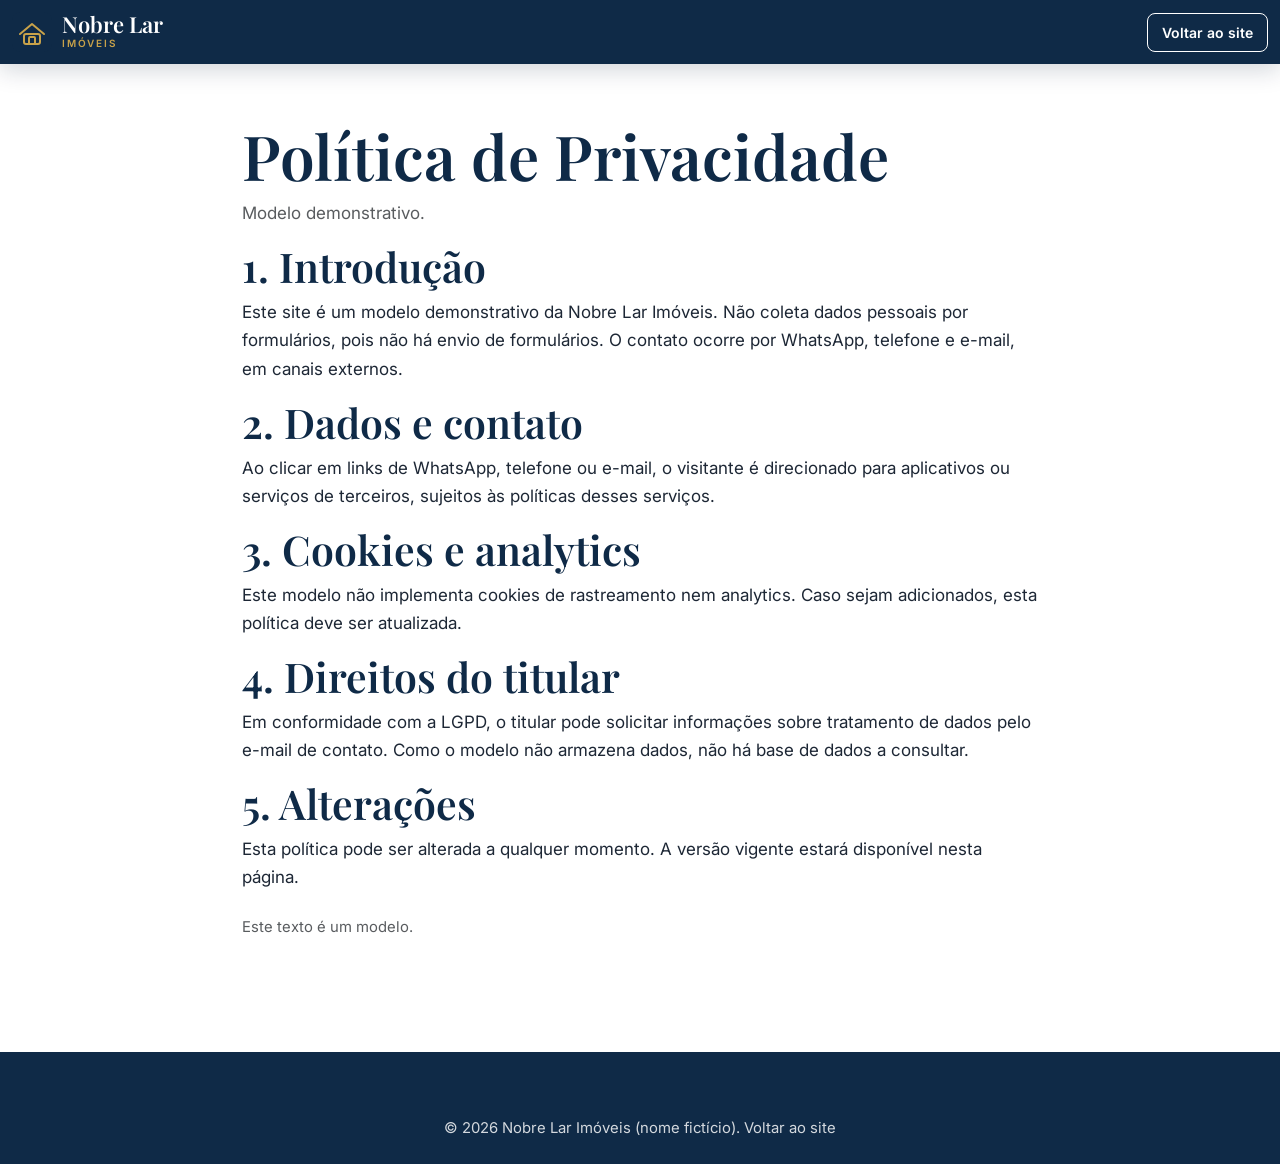
<file: politica-de-privacidade.html>
<!DOCTYPE html>
<html lang="pt-BR">
<head>
  <meta charset="UTF-8">
  <meta name="viewport" content="width=device-width, initial-scale=1.0">
  <title>Política de Privacidade | Nobre Lar Imóveis</title>
  <meta name="description" content="Política de privacidade do site demonstrativo Nobre Lar Imóveis.">
  <link rel="canonical" href="https://www.seudominio.com.br/politica-de-privacidade.html">
  <meta name="theme-color" content="#0F2A47">
  <link rel="icon" type="image/svg+xml" href="favicon/favicon.svg">
  <link rel="preconnect" href="https://fonts.googleapis.com">
  <link rel="preconnect" href="https://fonts.gstatic.com" crossorigin>
  <link href="https://fonts.googleapis.com/css2?family=Playfair+Display:wght@500;600&family=Inter:wght@400;500;600&display=swap" rel="stylesheet">
  <link href="https://cdn.jsdelivr.net/npm/bootstrap@5.3.3/dist/css/bootstrap.min.css" rel="stylesheet">
  <link href="https://cdn.jsdelivr.net/npm/bootstrap-icons@1.11.3/font/bootstrap-icons.min.css" rel="stylesheet">
  <link rel="stylesheet" href="css/style.css">
</head>
<body>
  <a class="skip-link" href="#conteudo">Pular para o conteúdo</a>
  <header class="site-header is-scrolled">
    <nav class="navbar navbar-expand-lg" aria-label="Navegação principal">
      <div class="container-xl">
        <a class="brand" href="index.html">
          <svg class="brand-mark" viewBox="0 0 40 40" aria-hidden="true"><rect width="40" height="40" rx="8" fill="#0F2A47"/><g fill="none" stroke="#C8A24A" stroke-width="2" stroke-linecap="round" stroke-linejoin="round"><path d="M8 22 L20 12 L32 22"/><rect x="12" y="22" width="16" height="10" rx="2"/><rect x="17" y="25" width="6" height="7" rx="1"/></g></svg>
          <div><div class="brand-name">Nobre Lar</div><div class="brand-sub">IMÓVEIS</div></div>
        </a>
        <div class="ms-auto"><a class="btn btn-outline-light btn-sm" href="index.html">Voltar ao site</a></div>
      </div>
    </nav>
  </header>
  <main id="conteudo" class="section" style="padding-top:120px;">
    <div class="container-xl" style="max-width:820px;">
      <h1>Política de Privacidade</h1>
      <p class="text-muted">Modelo demonstrativo.</p>
      <h2>1. Introdução</h2>
      <p>Este site é um modelo demonstrativo da Nobre Lar Imóveis. Não coleta dados pessoais por formulários, pois não há envio de formulários. O contato ocorre por WhatsApp, telefone e e-mail, em canais externos.</p>
      <h2>2. Dados e contato</h2>
      <p>Ao clicar em links de WhatsApp, telefone ou e-mail, o visitante é direcionado para aplicativos ou serviços de terceiros, sujeitos às políticas desses serviços.</p>
      <h2>3. Cookies e analytics</h2>
      <p>Este modelo não implementa cookies de rastreamento nem analytics. Caso sejam adicionados, esta política deve ser atualizada.</p>
      <h2>4. Direitos do titular</h2>
      <p>Em conformidade com a LGPD, o titular pode solicitar informações sobre tratamento de dados pelo e-mail de contato. Como o modelo não armazena dados, não há base de dados a consultar.</p>
      <h2>5. Alterações</h2>
      <p>Esta política pode ser alterada a qualquer momento. A versão vigente estará disponível nesta página.</p>
      <p class="small text-muted mt-4">Este texto é um modelo.</p>
    </div>
  </main>
  <footer class="site-footer">
    <div class="container-xl text-center small">
      &copy; <span id="year2"></span> Nobre Lar Imóveis (nome fictício). <a href="index.html">Voltar ao site</a>
    </div>
  </footer>
  <script>document.getElementById('year2').textContent = new Date().getFullYear();</script>
</body>
</html>
</file>
<file: css/style.css>
/* ============================================================
   NOBRE LAR IMOVEIS - style.css
   Vitrine imobiliaria sofisticada (modelo demonstrativo)
   ============================================================ */

/* ---------- 1. VARIAVEIS ---------- */
:root {
  --color-primary: #0F2A47;
  --color-primary-light: #173B63;
  --color-secondary: #2D4A6B;
  --color-accent: #C8A24A;
  --color-accent-dark: #A8832F;
  --color-bg: #FFFFFF;
  --color-surface: #F6F4EF;
  --color-text: #1D2735;
  --color-muted: #5E6B7B;
  --color-border: #E3E0D8;
  --color-cta: #C8A24A;
  --color-whatsapp: #1FA855;
  --font-serif: "Playfair Display", Georgia, serif;
  --font-sans: "Inter", system-ui, -apple-system, "Segoe UI", Roboto, sans-serif;
  --radius-sm: 8px;
  --radius-md: 12px;
  --radius-lg: 14px;
  --shadow-sm: 0 4px 14px rgba(11, 29, 58, 0.06);
  --shadow-md: 0 10px 30px rgba(11, 29, 58, 0.10);
  --shadow-lg: 0 18px 45px rgba(11, 29, 58, 0.14);
  --section-py: 96px;
  --section-py-m: 60px;
  --container-max: 1320px;
  --header-h: 80px;
  --header-h-scrolled: 64px;
}

/* ---------- 2. RESET / BASE ---------- */
*, *::before, *::after { box-sizing: border-box; }
html { scroll-behavior: smooth; scroll-padding-top: var(--header-h); overflow-x: hidden; }
body {
  font-family: var(--font-sans);
  font-size: 17px;
  line-height: 1.65;
  color: var(--color-text);
  background: var(--color-bg);
  -webkit-font-smoothing: antialiased;
  overflow-x: hidden;
}
img { max-width: 100%; height: auto; display: block; }
video, iframe, canvas, embed, object { max-width: 100%; height: auto; }
a { color: var(--color-secondary); text-decoration: none; transition: color .25s ease; }
a:hover { color: var(--color-accent-dark); }
:focus-visible { outline: 3px solid var(--color-accent); outline-offset: 2px; border-radius: 4px; }
.skip-link {
  position: absolute; left: -9999px; top: 0; z-index: 9999;
  background: var(--color-primary); color: #fff; padding: 10px 16px;
  border-radius: var(--radius-sm);
}
.skip-link:focus { left: 16px; top: 16px; }
.container-xl { max-width: var(--container-max); width: 100%; }

/* ---------- 3. TIPOGRAFIA ---------- */
h1, h2, h3, h4 { font-family: var(--font-serif); color: var(--color-primary); font-weight: 600; line-height: 1.15; }
h1 { font-size: clamp(34px, 5vw, 62px); }
h2 { font-size: clamp(28px, 3.2vw, 42px); }
h3 { font-size: clamp(20px, 2vw, 26px); }
.eyebrow {
  display: inline-block;
  font-family: var(--font-sans);
  font-size: 12px;
  font-weight: 600;
  letter-spacing: 0.14em;
  text-transform: uppercase;
  color: var(--color-accent-dark);
  margin-bottom: 12px;
}
.eyebrow.light { color: var(--color-accent); }
.section-title { position: relative; display: inline-block; padding-bottom: 14px; }
.section-title::after {
  content: ""; position: absolute; left: 0; bottom: 0;
  width: 56px; height: 2px; background: var(--color-accent);
}
.section-title.center::after { left: 50%; transform: translateX(-50%); }
.section-subtitle { color: var(--color-muted); max-width: 65ch; }
.section { padding: var(--section-py) 0; overflow-x: hidden; }
.section.surface { background: var(--color-surface); }
.section.dark { background: var(--color-primary); color: #fff; }
.section.dark h2, .section.dark h3, .section.dark .section-title { color: #fff; }
.section.dark .section-subtitle { color: rgba(255,255,255,0.78); }

/* ---------- 4. BOTOES ---------- */
.btn { font-weight: 600; border-radius: var(--radius-sm); padding: 12px 24px; transition: all .25s ease; }
.btn-gold { background: var(--color-accent); color: var(--color-primary); border: 1.5px solid var(--color-accent); }
.btn-gold:hover { background: var(--color-accent-dark); border-color: var(--color-accent-dark); color: #fff; }
.btn-outline-navy { border: 1.5px solid var(--color-primary); color: var(--color-primary); background: transparent; }
.btn-outline-navy:hover { background: var(--color-primary); color: #fff; }
.btn-outline-light { border: 1.5px solid #fff; color: #fff; background: transparent; }
.btn-outline-light:hover { background: #fff; color: var(--color-primary); }
.btn-whatsapp { background: var(--color-accent); color: var(--color-primary); border: 1.5px solid var(--color-accent); font-weight: 600; }
.btn-whatsapp:hover { background: var(--color-accent-dark); border-color: var(--color-accent-dark); color: #fff; }
.btn-whatsapp .bi-whatsapp { font-size: 16px; vertical-align: middle; margin-right: 6px; color: var(--color-primary); }
.btn-ghost { border: 1.5px solid var(--color-border); color: var(--color-text); background: #fff; }
.btn-ghost:hover { border-color: var(--color-primary); color: var(--color-primary); }
.btn-sm { padding: 8px 14px; font-size: 14px; }
.btn-lg { padding: 14px 30px; font-size: 17px; }
/* ---------- 5. HEADER ---------- */
.site-header {
  position: fixed; top: 0; left: 0; right: 0; z-index: 1030;
  height: var(--header-h); display: flex; align-items: center;
  transition: background .3s ease, height .3s ease, box-shadow .3s ease;
  background: transparent;
}
.site-header.is-scrolled {
  background: var(--color-primary); height: var(--header-h-scrolled);
  box-shadow: 0 6px 24px rgba(11,29,58,0.18);
}
.site-header.menu-open {
  background: var(--color-primary);
  box-shadow: 0 6px 24px rgba(11,29,58,0.18);
}
.site-header .navbar { width: 100%; padding: 0; max-width: 100%; }
.brand { display: flex; align-items: center; gap: 10px; color: #fff; }
.brand-mark { width: 40px; height: 40px; flex: 0 0 40px; }
.brand-name { font-family: var(--font-serif); font-weight: 600; font-size: 22px; color: #fff; line-height: 1; }
.brand-sub { font-size: 10px; letter-spacing: 0.18em; color: var(--color-accent); font-weight: 600; }
.nav-link { color: rgba(255,255,255,0.9); font-weight: 500; padding: 8px 12px !important; }
.nav-link:hover, .nav-link.active { color: var(--color-accent); }
.navbar-toggler { border-color: rgba(255,255,255,0.5); }
.navbar-toggler-icon { filter: invert(1); }
@media (max-width: 991.98px) {
  .navbar-collapse {
    position: fixed; top: var(--header-h); left: 0; right: 0;
    background: var(--color-primary); padding: 16px 20px 24px;
    box-shadow: 0 12px 30px rgba(11,29,58,0.25);
    max-height: calc(100vh - var(--header-h)); overflow-y: auto;
    max-width: 100vw;
    transition: top .3s ease, max-height .3s ease;
  }
  .site-header.is-scrolled .navbar-collapse {
    top: var(--header-h-scrolled);
    max-height: calc(100vh - var(--header-h-scrolled));
  }
  .nav-link { display: block; padding: 12px 8px !important; min-height: 44px; font-size: 18px; }
  .header-cta { width: 100%; margin-top: 8px; }
}

/* ---------- 6. HERO ---------- */
.hero {
  position: relative; min-height: 92vh; display: flex; align-items: flex-end;
  background: var(--color-primary) center/cover no-repeat;
  overflow: hidden;
}
.hero::before {
  content: ""; position: absolute; inset: 0;
  background: linear-gradient(100deg, rgba(15,42,71,0.88) 0%, rgba(15,42,71,0.62) 45%, rgba(15,42,71,0.35) 100%);
}
.hero .container { position: relative; z-index: 2; padding-top: 140px; padding-bottom: 48px; width: 100%; }
.hero-content { max-width: 720px; color: #fff; }
.hero h1 { color: #fff; }
.hero p.lead { color: rgba(255,255,255,0.88); font-size: 19px; max-width: 60ch; }
.hero-ctas { display: flex; flex-wrap: wrap; gap: 12px; margin: 24px 0 32px; }
.trust-list { display: flex; flex-wrap: wrap; gap: 10px 24px; list-style: none; padding: 0; margin: 0; }
.trust-list li { display: flex; align-items: center; gap: 8px; color: rgba(255,255,255,0.85); font-size: 14px; }
.trust-list i { color: var(--color-accent); }
.quick-search {
  background: #fff; border-radius: var(--radius-md); box-shadow: var(--shadow-lg);
  padding: 18px; margin-top: 28px;
}
.quick-search .qs-tabs { display: flex; gap: 8px; margin-bottom: 12px; }
.qs-tab {
  flex: 1; padding: 10px; border: 1.5px solid var(--color-border); border-radius: var(--radius-sm);
  background: #fff; color: var(--color-text); font-weight: 600; cursor: pointer; transition: all .2s;
}
.qs-tab.active { background: var(--color-primary); color: #fff; border-color: var(--color-primary); }
.qs-grid { display: grid; grid-template-columns: 1fr 1fr 1fr auto; gap: 12px; align-items: end; }
.qs-grid .form-label { font-size: 13px; font-weight: 600; color: var(--color-muted); margin-bottom: 4px; }
@media (max-width: 991.98px) {
  .qs-grid { grid-template-columns: 1fr; }
  .hero { min-height: auto; padding-top: 110px; }
}
/* ---------- 7. CARDS DE IMOVEIS ---------- */
.property-card {
  background: #fff; border: 1px solid var(--color-border); border-radius: var(--radius-md);
  overflow: hidden; box-shadow: var(--shadow-sm); transition: transform .25s ease, box-shadow .25s ease;
  height: 100%; display: flex; flex-direction: column;
}
.property-card:hover { transform: translateY(-4px); box-shadow: var(--shadow-md); }
.property-card .card-media { position: relative; aspect-ratio: 4 / 3; overflow: hidden; }
.property-card .card-media img { width: 100%; height: 100%; object-fit: cover; transition: transform .4s ease; }
.property-card:hover .card-media img { transform: scale(1.04); }
.badge-pill {
  position: absolute; top: 12px; left: 12px; z-index: 2;
  font-size: 12px; font-weight: 600; padding: 5px 12px; border-radius: 999px;
  background: var(--color-primary); color: #fff;
}
.badge-pill.destaque { background: var(--color-accent); color: var(--color-primary); }
.badge-pill.lancamento { background: var(--color-accent-dark); color: #fff; }
.badge-pill.venda { background: var(--color-secondary); color: #fff; }
.badge-pill.aluguel { background: var(--color-whatsapp); color: #fff; }
.badge-demo {
  position: absolute; bottom: 10px; left: 10px; z-index: 2;
  font-size: 11px; padding: 4px 10px; border-radius: 999px;
  background: rgba(15,42,71,0.75); color: #fff; backdrop-filter: blur(2px);
}
.fav-btn {
  position: absolute; top: 12px; right: 12px; z-index: 2;
  width: 36px; height: 36px; border-radius: 50%; border: none;
  background: rgba(255,255,255,0.9); color: var(--color-muted);
  display: flex; align-items: center; justify-content: center; cursor: pointer;
}
.property-card .card-body { padding: 18px; display: flex; flex-direction: column; flex: 1; }
.property-code { font-size: 12px; color: var(--color-muted); letter-spacing: 0.06em; }
.property-title { font-family: var(--font-serif); font-size: 20px; color: var(--color-primary); margin: 4px 0 6px; font-weight: 600; }
.property-loc { color: var(--color-muted); font-size: 14px; margin-bottom: 10px; }
.property-price { font-size: 24px; font-weight: 600; color: var(--color-primary); margin-bottom: 4px; }
.property-price .per-month { font-size: 13px; color: var(--color-muted); font-weight: 400; }
.property-fees { font-size: 12px; color: var(--color-muted); margin-bottom: 12px; }
.property-features { display: flex; flex-wrap: wrap; gap: 10px 16px; font-size: 13px; color: var(--color-text); margin-bottom: 14px; }
.property-features span { display: inline-flex; align-items: center; gap: 5px; }
.property-features i { color: var(--color-accent-dark); }
.card-actions { display: flex; gap: 8px; margin-top: auto; }
.card-actions .btn { flex: 1; }

/* ---------- 10. SECOES ESPECIFICAS ---------- */
.support-strip { background: var(--color-surface); padding: 32px 0; }
.support-item { display: flex; align-items: center; gap: 12px; min-width: 0; flex-wrap: wrap; }
.support-item i { font-size: 26px; color: var(--color-accent-dark); flex: 0 0 auto; }
.support-item span { font-weight: 600; color: var(--color-primary); font-size: 15px; word-break: break-word; overflow-wrap: anywhere; }

.anuncie { background: var(--color-primary); color: #fff; position: relative; overflow: hidden; }
.anuncie h2 { color: #fff; }
.anuncie .step-card {
  background: rgba(255,255,255,0.06); border: 1px solid rgba(255,255,255,0.12);
  border-radius: var(--radius-md); padding: 20px; height: 100%;
}
.anuncie .step-card .n { font-family: var(--font-serif); font-size: 34px; color: var(--color-accent); }
.anuncie .step-card h4 { color: #fff; font-size: 18px; margin: 8px 0 6px; }

.about-img-wrap { position: relative; }
.about-img { border-radius: var(--radius-md); aspect-ratio: 4 / 5; object-fit: cover; }
.about-frame {
  position: absolute; top: 18px; left: -18px; width: 100%; height: 100%;
  border: 2px solid var(--color-accent); border-radius: var(--radius-md); z-index: -1;
}
@media (max-width: 991.98px) { .about-frame { display: none; } }
.team-card { text-align: center; }
.team-card img { width: 100%; aspect-ratio: 3 / 4; object-fit: cover; border-radius: var(--radius-md); }
.team-card h4 { font-size: 18px; margin: 12px 0 2px; }
.team-card .role { font-size: 13px; color: var(--color-muted); }
.team-card .creci { font-size: 12px; color: var(--color-accent-dark); font-weight: 600; }

.how-tabs .nav-link { color: var(--color-text); border: 1.5px solid var(--color-border); border-radius: 999px; margin: 0 6px 8px 0; font-weight: 600; }
.how-tabs .nav-link.active { background: var(--color-primary); color: #fff; border-color: var(--color-primary); }
.how-step { display: flex; gap: 14px; padding: 12px 0; border-bottom: 1px solid var(--color-border); }
.how-step:last-child { border-bottom: none; }
.how-step .num { width: 34px; height: 34px; border-radius: 50%; background: var(--color-accent); color: var(--color-primary); display: flex; align-items: center; justify-content: center; font-weight: 700; flex: 0 0 34px; }

.faq-wrap { max-width: 820px; margin: 0 auto; }
.accordion-button { font-weight: 600; color: var(--color-primary); }
.accordion-button:not(.collapsed) { background: var(--color-surface); color: var(--color-primary); box-shadow: none; }
.accordion-item { border: 1px solid var(--color-border); border-radius: var(--radius-sm) !important; margin-bottom: 10px; overflow: hidden; }

.cta-final { background: var(--color-primary); color: #fff; position: relative; }
.cta-final::before { content: ""; position: absolute; top: 0; left: 0; width: 100%; height: 3px; background: var(--color-accent); }
.cta-final h2 { color: #fff; }
/* ---------- 8. FILTROS ---------- */
.filter-bar {
  background: #fff; border: 1px solid var(--color-border); border-radius: var(--radius-md);
  box-shadow: var(--shadow-sm); padding: 20px;
}
.filter-grid { display: grid; grid-template-columns: repeat(4, 1fr) auto; gap: 14px; align-items: end; }
@media (max-width: 991.98px) {
  .filter-grid { grid-template-columns: 1fr 1fr; }
  .filter-actions { grid-column: 1 / -1; display: flex; gap: 8px; }
}
@media (max-width: 575.98px) {
  .filter-grid { grid-template-columns: 1fr; }
}
.purpose-tabs { display: flex; gap: 8px; margin-bottom: 16px; flex-wrap: wrap; }
.purpose-tab {
  padding: 10px 20px; border: 1.5px solid var(--color-border); border-radius: 999px;
  background: #fff; font-weight: 600; cursor: pointer; color: var(--color-text);
}
.purpose-tab.active { background: var(--color-primary); color: #fff; border-color: var(--color-primary); }
.results-head { display: flex; justify-content: space-between; align-items: center; margin: 24px 0 16px; flex-wrap: wrap; gap: 12px; }
.results-count { font-weight: 600; color: var(--color-primary); }
.empty-state {
  text-align: center; padding: 48px 24px; border: 1.5px dashed var(--color-border);
  border-radius: var(--radius-md); background: var(--color-surface);
}
.empty-state i { font-size: 42px; color: var(--color-accent); }

/* ---------- 9. MODAL ---------- */
.modal-content { border-radius: var(--radius-md); border: none; }
.modal-header { border-bottom: 1px solid var(--color-border); }
.modal-title { font-family: var(--font-serif); color: var(--color-primary); }
.modal-body { padding: 24px; }
.gallery-main { aspect-ratio: 16 / 10; border-radius: var(--radius-sm); overflow: hidden; background: var(--color-surface); }
.gallery-main img { width: 100%; height: 100%; object-fit: cover; }
.gallery-thumbs { display: flex; gap: 8px; margin-top: 10px; overflow-x: auto; }
.gallery-thumbs img {
  width: 72px; height: 54px; object-fit: cover; border-radius: 6px; cursor: pointer;
  border: 2px solid transparent; flex: 0 0 auto;
}
.gallery-thumbs img.active { border-color: var(--color-accent); }
.modal-features { display: grid; grid-template-columns: repeat(4, 1fr); gap: 12px; margin: 18px 0; }
.modal-feature { background: var(--color-surface); border-radius: var(--radius-sm); padding: 12px; text-align: center; }
.modal-feature i { color: var(--color-accent-dark); font-size: 20px; }
.modal-feature .v { font-weight: 600; color: var(--color-primary); font-size: 18px; }
.modal-feature .l { font-size: 12px; color: var(--color-muted); }
.differentials { display: grid; grid-template-columns: repeat(2, 1fr); gap: 8px; }
.differentials li { list-style: none; display: flex; align-items: center; gap: 8px; font-size: 14px; }
.differentials i { color: var(--color-accent-dark); }
@media (max-width: 767.98px) {
  .modal-features { grid-template-columns: repeat(2, 1fr); }
  .differentials { grid-template-columns: 1fr; }
}
/* ---------- 10. SECOES ESPECIFICAS (cont.) ---------- */
.contact-card { background: var(--color-surface); border-radius: var(--radius-md); padding: 24px; height: 100%; }
.contact-item { display: flex; gap: 12px; padding: 12px 0; border-bottom: 1px solid var(--color-border); }
.contact-item:last-child { border-bottom: none; }
.contact-item i { color: var(--color-accent-dark); font-size: 20px; }
.contact-item .label { font-size: 12px; color: var(--color-muted); text-transform: uppercase; letter-spacing: 0.08em; }
.chips { display: flex; flex-wrap: wrap; gap: 8px; max-width: 100%; }
.chip {
  padding: 10px 16px; border: 1.5px solid var(--color-border); border-radius: 999px;
  background: #fff; font-weight: 600; cursor: pointer; color: var(--color-text); font-size: 14px;
  white-space: normal; word-break: break-word; overflow-wrap: anywhere; text-align: center;
}
.chip:hover { border-color: var(--color-accent); color: var(--color-accent-dark); }
@media (max-width: 575.98px) {
  .chips { flex-direction: column; }
  .chip { flex: 1 1 100%; width: 100%; border-radius: var(--radius-sm); }
}
.map-frame { border-radius: var(--radius-md); overflow: hidden; aspect-ratio: 4 / 3; border: 1px solid var(--color-border); }
.map-frame iframe { width: 100%; height: 100%; border: 0; }

/* ---------- 11. FOOTER ---------- */
.site-footer { background: var(--color-primary); color: rgba(255,255,255,0.82); padding: 64px 0 24px; }
.site-footer h5 { color: #fff; font-family: var(--font-serif); font-size: 18px; margin-bottom: 14px; }
.site-footer a { color: rgba(255,255,255,0.82); }
.site-footer a:hover { color: var(--color-accent); }
.site-footer .footer-bottom { border-top: 1px solid rgba(255,255,255,0.12); padding-top: 18px; margin-top: 32px; font-size: 13px; color: rgba(255,255,255,0.6); }
.site-footer .brand-name { color: #fff; }
.site-footer .brand-sub { color: var(--color-accent); }

/* ---------- 12. FLOATING ---------- */
.fab-whatsapp {
  position: fixed; right: 20px; bottom: 20px; z-index: 1040;
  width: 58px; height: 58px; border-radius: 50%; background: var(--color-whatsapp); color: #fff;
  display: flex; align-items: center; justify-content: center; font-size: 26px;
  box-shadow: 0 8px 24px rgba(31,168,85,0.35); border: none; cursor: pointer;
  transition: transform .2s, opacity .3s; opacity: 0; pointer-events: none;
}
.fab-whatsapp.show { opacity: 1; pointer-events: auto; }
.fab-whatsapp:hover { transform: scale(1.06); }
.back-to-top {
  position: fixed; right: 20px; bottom: 88px; z-index: 1039;
  width: 44px; height: 44px; border-radius: 50%; background: var(--color-primary); color: #fff;
  display: flex; align-items: center; justify-content: center; border: none; cursor: pointer;
  box-shadow: var(--shadow-md); opacity: 0; pointer-events: none; transition: opacity .3s;
}
.back-to-top.show { opacity: 1; pointer-events: auto; }
@media (max-width: 575.98px) {
  .fab-whatsapp { right: 14px; bottom: 14px; }
  .back-to-top { right: 14px; bottom: 78px; }
}

/* ---------- 13. REVEAL ---------- */
.reveal { opacity: 0; transform: translateY(20px); transition: opacity .6s ease, transform .6s ease; }
.reveal.in { opacity: 1; transform: none; }
@media (prefers-reduced-motion: reduce) {
  html { scroll-behavior: auto; }
  .reveal { opacity: 1; transform: none; transition: none; }
  .property-card, .property-card .card-media img, .btn { transition: none; }
  .property-card:hover { transform: none; }
  .property-card:hover .card-media img { transform: none; }
}

/* ---------- 14. UTIL ---------- */
.text-accent { color: var(--color-accent-dark); }
.divider-gold { width: 56px; height: 2px; background: var(--color-accent); }
</file>
